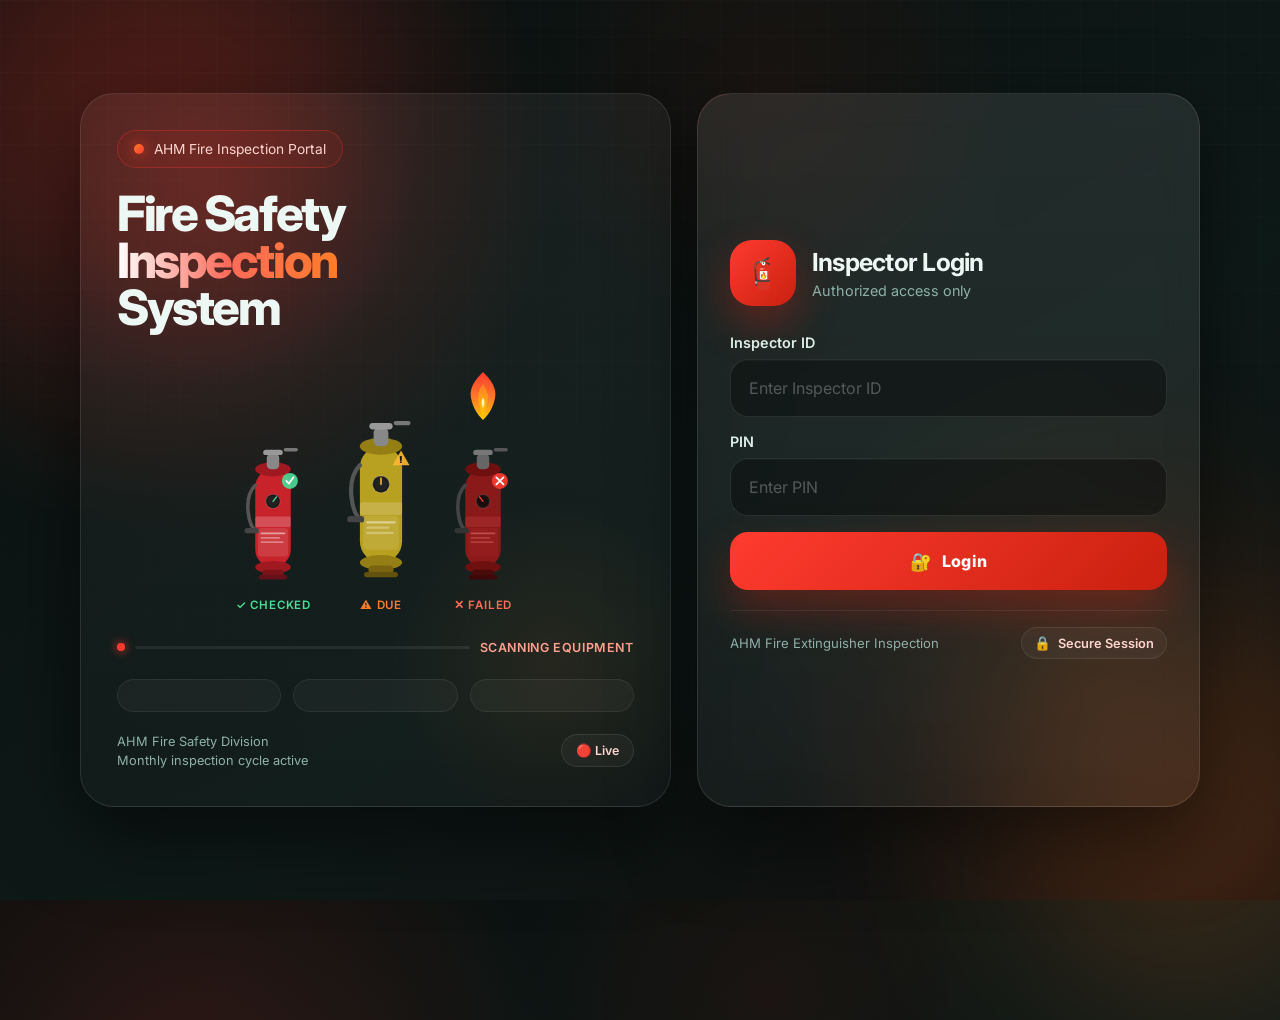
<file: index.html>
<!DOCTYPE html>
<html lang="en">
<head>
  <meta charset="UTF-8">
  <meta name="viewport" content="width=device-width,initial-scale=1">
  <title>AHM Fire Inspection Dashboard</title>
  <link rel="preconnect" href="https://fonts.googleapis.com">
  <link rel="preconnect" href="https://fonts.gstatic.com" crossorigin>
  <link href="https://fonts.googleapis.com/css2?family=Instrument+Sans:wght@400;500;600;700&family=DM+Sans:opsz,wght@9..40,300;9..40,400;9..40,500;9..40,600&family=JetBrains+Mono:wght@400;500&display=swap" rel="stylesheet">
  <style>

  /* ═══════════════════════════════════════════════════════
     PREMIUM DARK DASHBOARD
     Depth through layering, not effects.
     Typography-first. Purposeful color. Zero lag.
  ═══════════════════════════════════════════════════════ */

  :root {
    /* ─ surfaces ─ */
    --bg:        #07090f;
    --s0:        #0c101a;   /* card base */
    --s1:        #111827;   /* card hover / inner */
    --s2:        #162035;   /* input bg */
    --s3:        #1a2844;   /* active element */

    /* ─ borders ─ */
    --b0:        #141e30;
    --b1:        #1c2d47;
    --b2:        #243656;

    /* ─ text ─ */
    --t0:        #f1f5fb;
    --t1:        #8da3c0;
    --t2:        #4a6180;
    --t3:        #2d3f58;

    /* ─ brand ─ */
    --amber:     #f97316;
    --amber-d:   #c2530a;
    --amber-l:   #fbbf24;
    --amber-s:   rgba(249,115,22,.1);
    --amber-b:   rgba(249,115,22,.2);

    /* ─ status ─ */
    --green:     #22d3a0;
    --green-bg:  rgba(34,211,160,.08);
    --green-bd:  rgba(34,211,160,.18);

    --gold:      #eab308;
    --gold-bg:   rgba(234,179,8,.08);
    --gold-bd:   rgba(234,179,8,.18);

    --red:       #f43f5e;
    --red-bg:    rgba(244,63,94,.08);
    --red-bd:    rgba(244,63,94,.18);

    --indigo:    #818cf8;
    --indigo-bg: rgba(129,140,248,.08);
    --indigo-bd: rgba(129,140,248,.18);

    /* ─ system ─ */
    --radius:    12px;
    --radius-s:  8px;
    --radius-xs: 6px;
    --shadow-sm: 0 1px 2px rgba(0,0,0,.4);
    --shadow:    0 1px 3px rgba(0,0,0,.5), 0 6px 24px rgba(0,0,0,.3);
    --shadow-lg: 0 2px 8px rgba(0,0,0,.6), 0 16px 48px rgba(0,0,0,.4);
  }

  *, *::before, *::after { box-sizing: border-box; margin: 0; padding: 0; }
  html { scroll-behavior: smooth; color-scheme: dark; }

  body {
    font-family: 'DM Sans', system-ui, sans-serif;
    background: var(--bg);
    color: var(--t0);
    min-height: 100vh;
    font-size: 13.5px;
    line-height: 1.55;
    -webkit-font-smoothing: antialiased;
    -moz-osx-font-smoothing: grayscale;
  }

  /* ─ ambient background mesh ─ */
  body::before {
    content: "";
    position: fixed; inset: 0; z-index: 0; pointer-events: none;
    background:
      radial-gradient(ellipse 80% 40% at 0% 0%,   rgba(249,115,22,.055) 0%, transparent 55%),
      radial-gradient(ellipse 60% 50% at 100% 100%, rgba(129,140,248,.04) 0%, transparent 55%),
      radial-gradient(ellipse 40% 60% at 50% 50%,  rgba(34,211,160,.02)  0%, transparent 60%);
  }

  /* ─ grid overlay ─ */
  .grid-overlay {
    position: fixed; inset: 0; z-index: 0; pointer-events: none;
    background-image: radial-gradient(rgba(255,255,255,.028) 1px, transparent 1px);
    background-size: 28px 28px;
    mask-image: linear-gradient(to bottom, rgba(0,0,0,.45) 0%, transparent 55%);
  }

  .container {
    position: relative; z-index: 1;
    max-width: 1480px; margin: 0 auto;
    padding: 16px 16px 72px;
  }

  /* ═══════════════════════════════════
     LOADING
  ═══════════════════════════════════ */
  #loadingOverlay {
    position: fixed; inset: 0; z-index: 9000;
    background: var(--bg);
    display: flex; flex-direction: column;
    align-items: center; justify-content: center; gap: 14px;
    transition: opacity .35s ease, visibility .35s ease;
  }
  #loadingOverlay.hidden { opacity: 0; visibility: hidden; pointer-events: none; }

  .loader-ring {
    width: 38px; height: 38px; border-radius: 50%;
    border: 2px solid var(--b1);
    border-top-color: var(--amber);
    animation: spin .65s linear infinite;
  }
  @keyframes spin { to { transform: rotate(360deg); } }

  .loader-text {
    font-size: .72rem; font-weight: 600; color: var(--t2);
    letter-spacing: .12em; text-transform: uppercase;
  }

  /* ═══════════════════════════════════
     SKELETON
  ═══════════════════════════════════ */
  @keyframes shimmer {
    0%   { background-position: 200% 0; }
    100% { background-position: -200% 0; }
  }
  .skeleton-row td { padding: 12px 16px; }
  .skeleton-cell {
    height: 11px; border-radius: 3px;
    background: linear-gradient(90deg,
      rgba(255,255,255,.03) 25%, rgba(255,255,255,.07) 50%, rgba(255,255,255,.03) 75%);
    background-size: 200% 100%;
    animation: shimmer 1.8s ease-in-out infinite;
  }

  /* ═══════════════════════════════════
     HERO BAR
  ═══════════════════════════════════ */
  .hero {
    display: flex; align-items: center; justify-content: space-between;
    gap: 14px; flex-wrap: wrap;
    padding: 14px 20px;
    margin-bottom: 12px;
    background: var(--s0);
    border: 1px solid var(--b0);
    border-radius: var(--radius);
    box-shadow: var(--shadow);
    position: relative;
  }

  /* amber left rule */
  .hero::after {
    content: "";
    position: absolute; left: 0; top: 14px; bottom: 14px; width: 2px;
    background: linear-gradient(180deg, var(--amber-l), var(--amber), var(--amber-d));
    border-radius: 0 2px 2px 0;
    box-shadow: 0 0 10px rgba(249,115,22,.3);
  }

  .brand { display: flex; align-items: center; gap: 14px; padding-left: 10px; }

  .logo {
    width: 42px; height: 42px; flex: 0 0 auto; border-radius: 10px;
    display: grid; place-items: center; font-size: 1.25rem;
    background: linear-gradient(145deg, #fc8736 0%, #c2410c 100%);
    box-shadow:
      0 0 0 1px rgba(249,115,22,.25),
      0 4px 16px rgba(194,65,12,.4),
      inset 0 1px 0 rgba(255,255,255,.18);
  }

  .brand-text h1 {
    font-family: 'Instrument Sans', sans-serif;
    font-size: .95rem; font-weight: 700; letter-spacing: -.015em; color: var(--t0);
  }
  .brand-text p { font-size: .73rem; color: var(--t2); margin-top: 1px; font-weight: 400; }

  .actions { display: flex; align-items: center; gap: 8px; flex-wrap: wrap; }

  #userChip.tag {
    display: inline-flex; align-items: center; gap: 6px;
    padding: 5px 12px; border-radius: 999px;
    background: var(--s1); border: 1px solid var(--b0);
    font-size: .73rem; font-weight: 600; color: var(--t1); letter-spacing: .01em;
  }
  #userChip.tag::before {
    content: ""; width: 5px; height: 5px; border-radius: 50%;
    background: var(--green); box-shadow: 0 0 6px var(--green);
    animation: blink 2.4s ease-in-out infinite;
  }
  @keyframes blink { 0%,100%{opacity:1} 50%{opacity:.25} }

  /* ─ buttons ─ */
  .btn {
    display: inline-flex; align-items: center; gap: 6px;
    padding: 6px 14px; border-radius: var(--radius-s);
    font-family: inherit; font-weight: 600; font-size: .78rem; line-height: 1;
    cursor: pointer; border: none; text-decoration: none;
    transition: background .12s, box-shadow .12s, opacity .12s;
    white-space: nowrap;
  }
  .btn:active { opacity: .7; }

  .btn.secondary {
    background: var(--s1); border: 1px solid var(--b0);
    color: var(--t1);
  }
  .btn.secondary:hover { background: var(--s2); color: var(--t0); border-color: var(--b1); }

  .btn.good {
    background: var(--green-bg); border: 1px solid var(--green-bd); color: var(--green);
  }
  .btn.good:hover { background: rgba(34,211,160,.13); }

  .btn.primary {
    background: var(--amber); color: #fff; font-weight: 700;
    box-shadow: 0 2px 8px rgba(249,115,22,.35);
  }
  .btn.primary:hover { box-shadow: 0 4px 16px rgba(249,115,22,.45); }

  .notice {
    display: flex; align-items: center; gap: 8px;
    padding: 10px 14px; border-radius: var(--radius-s);
    border: 1px solid var(--red-bd); background: var(--red-bg);
    color: #fda4af; font-size: .82rem; margin-bottom: 10px;
  }
  .notice::before { content: "⚠"; }
  .notice.hidden { display: none; }

  /* ═══════════════════════════════════
     CARDS — three levels of depth
  ═══════════════════════════════════ */
  .card {
    background: var(--s0);
    border: 1px solid var(--b0);
    border-radius: var(--radius);
    box-shadow: var(--shadow);
    position: relative;
  }

  /* subtle inner highlight */
  .card::before {
    content: "";
    position: absolute; inset: 0; border-radius: var(--radius);
    background: linear-gradient(160deg,
      rgba(255,255,255,.022) 0%,
      transparent 50%);
    pointer-events: none;
  }

  .card:hover { border-color: var(--b1); }

  .panel { padding: 16px 20px; }

  .topbar { display: flex; align-items: flex-start; justify-content: space-between; gap: 12px; flex-wrap: wrap; }
  .section-title { display: flex; align-items: center; gap: 10px; flex-wrap: wrap; }

  .section-title h2 {
    font-family: 'Instrument Sans', sans-serif;
    font-size: .85rem; font-weight: 700; letter-spacing: -.01em; color: var(--t0);
  }
  .section-title .small {
    font-size: .7rem; color: var(--t1); font-weight: 500;
    background: var(--s1); padding: 2px 9px; border-radius: 999px; border: 1px solid var(--b0);
  }

  /* ─ filter bar ─ */
  .searchbar { display: flex; align-items: center; gap: 8px; flex-wrap: wrap; margin-top: 12px; }

  .searchbar input,
  .searchbar select {
    height: 34px; border-radius: var(--radius-s);
    border: 1px solid var(--b0);
    background: var(--s2);
    color: var(--t0);
    font-family: inherit; font-size: .78rem;
    padding: 0 11px; outline: none;
    transition: border-color .12s, box-shadow .12s;
    appearance: none; -webkit-appearance: none;
  }
  .searchbar select {
    background-image: url("data:image/svg+xml,%3Csvg xmlns='http://www.w3.org/2000/svg' width='10' height='6'%3E%3Cpath d='M0 0l5 6 5-6z' fill='%234a6180'/%3E%3C/svg%3E");
    background-repeat: no-repeat; background-position: right 10px center; padding-right: 28px;
  }
  .searchbar input[type=month] { min-width: 145px; }
  .searchbar select            { min-width: 152px; }
  .searchbar input[type=text]  { min-width: 220px; flex: 1; }

  .searchbar input::placeholder { color: var(--t2); }
  .searchbar input:focus,
  .searchbar select:focus {
    border-color: rgba(249,115,22,.5);
    box-shadow: 0 0 0 3px rgba(249,115,22,.07);
    background: var(--s3);
  }
  .searchbar select option { background: #111827; }

  .searchbar button {
    height: 34px; padding: 0 13px; border-radius: var(--radius-s); cursor: pointer;
    font-family: inherit; font-weight: 600; font-size: .76rem;
    border: 1px solid var(--b0); background: var(--s1);
    color: var(--t1); transition: .12s; white-space: nowrap;
  }
  .searchbar button:hover { background: var(--s2); color: var(--t0); border-color: var(--b1); }

  .filter-active-badge {
    display: none; align-items: center; gap: 4px;
    padding: 3px 9px; border-radius: 999px;
    background: var(--amber-s); border: 1px solid var(--amber-b);
    font-size: .68rem; font-weight: 700; color: var(--amber); letter-spacing: .06em; text-transform: uppercase;
  }
  .filter-active-badge.show { display: inline-flex; }

  /* ═══════════════════════════════════
     GRID SYSTEM
  ═══════════════════════════════════ */
  .grid { display: grid; gap: 10px; }
  .grid-4 { grid-template-columns: repeat(4, 1fr); }
  .grid-2 { grid-template-columns: repeat(2, 1fr); }

  /* ═══════════════════════════════════
     KPI CARDS
  ═══════════════════════════════════ */
  .kpi {
    padding: 20px 18px 16px;
    position: relative; overflow: hidden;
  }

  /* large decorative number watermark */
  .kpi::after {
    content: attr(data-watermark);
    position: absolute; right: -8px; bottom: -12px;
    font-family: 'Instrument Sans', sans-serif;
    font-size: 5rem; font-weight: 800; line-height: 1;
    opacity: .03; pointer-events: none; user-select: none;
    color: currentColor;
  }

  /* top accent strip */
  .kpi[data-type=total]   { border-top: 2px solid var(--indigo); }
  .kpi[data-type=done]    { border-top: 2px solid var(--green); }
  .kpi[data-type=pending] { border-top: 2px solid var(--gold); }
  .kpi[data-type=failed]  { border-top: 2px solid var(--red); }

  .kpi-icon {
    width: 34px; height: 34px; border-radius: var(--radius-s);
    display: grid; place-items: center; font-size: .95rem;
    margin-bottom: 16px;
  }
  .kpi[data-type=total]   .kpi-icon { background: var(--indigo-bg); border: 1px solid var(--indigo-bd); }
  .kpi[data-type=done]    .kpi-icon { background: var(--green-bg);  border: 1px solid var(--green-bd); }
  .kpi[data-type=pending] .kpi-icon { background: var(--gold-bg);   border: 1px solid var(--gold-bd); }
  .kpi[data-type=failed]  .kpi-icon { background: var(--red-bg);    border: 1px solid var(--red-bd); }

  .kpi .label {
    font-size: .65rem; font-weight: 600; text-transform: uppercase;
    letter-spacing: .1em; color: var(--t2); margin-bottom: 8px;
  }

  .kpi .value {
    font-family: 'Instrument Sans', sans-serif;
    font-size: 2.4rem; font-weight: 700; letter-spacing: -.04em; line-height: 1;
    font-variant-numeric: tabular-nums;
  }
  .kpi[data-type=total]   .value { color: var(--indigo); }
  .kpi[data-type=done]    .value { color: var(--green); }
  .kpi[data-type=pending] .value { color: var(--gold); }
  .kpi[data-type=failed]  .value { color: var(--red); }

  /* progress bar */
  .kpi-bar-wrap {
    margin-top: 16px; height: 2px; border-radius: 2px;
    background: rgba(255,255,255,.06); overflow: hidden;
  }
  .kpi-bar {
    height: 100%; border-radius: 2px; width: 0%;
    transition: width 1.1s cubic-bezier(.4,0,.2,1);
  }
  .kpi[data-type=total]   .kpi-bar { background: var(--indigo); }
  .kpi[data-type=done]    .kpi-bar { background: var(--green); }
  .kpi[data-type=pending] .kpi-bar { background: var(--gold); }
  .kpi[data-type=failed]  .kpi-bar { background: var(--red); }

  .kpi-pct {
    margin-top: 6px; font-size: .67rem; color: var(--t2); font-weight: 500;
    font-variant-numeric: tabular-nums;
  }

  /* ═══════════════════════════════════
     DIVIDER
  ═══════════════════════════════════ */
  .divider {
    height: 1px; background: var(--b0); margin: 14px -20px 0;
  }

  /* ═══════════════════════════════════
     TABLES
  ═══════════════════════════════════ */
  .table-wrap {
    overflow-x: auto; margin-top: 12px;
    border-radius: var(--radius-s);
    border: 1px solid var(--b0);
  }

  table { width: 100%; border-collapse: collapse; font-size: .8rem; }

  thead tr {
    background: rgba(12,16,26,.9);
    border-bottom: 1px solid var(--b0);
    position: sticky; top: 0; z-index: 5;
  }
  th {
    padding: 10px 16px; text-align: left;
    font-size: .63rem; font-weight: 700; text-transform: uppercase;
    letter-spacing: .09em; color: var(--t2);
    white-space: nowrap; user-select: none; cursor: pointer;
    transition: color .12s;
  }
  th:hover { color: var(--t1); }
  th.sort-asc::after  { content: " ↑"; color: var(--amber); }
  th.sort-desc::after { content: " ↓"; color: var(--amber); }

  td {
    padding: 10px 16px;
    border-bottom: 1px solid rgba(20,30,48,.8);
    color: var(--t0); vertical-align: middle;
  }
  tbody tr:last-child td { border-bottom: none; }

  tbody tr { transition: background .1s; cursor: default; }
  tbody tr:hover { background: rgba(17,24,39,.6); }

  tbody tr[data-status=completed]:hover { background: rgba(34,211,160,.04); }
  tbody tr[data-status=pending]:hover   { background: rgba(234,179,8,.04); }
  tbody tr[data-status=failed]          { background: rgba(244,63,94,.03); }
  tbody tr[data-status=failed]:hover    { background: rgba(244,63,94,.07); }
  tbody tr[data-status=failed] td:first-child {
    border-left: 2px solid var(--red); padding-left: 14px;
  }

  /* equipment ID */
  tbody td:first-child {
    font-family: 'JetBrains Mono', monospace;
    font-size: .71rem; color: var(--t1); letter-spacing: .02em;
  }

  /* date cells */
  tbody td:nth-child(6) {
    font-family: 'JetBrains Mono', monospace;
    font-size: .71rem; color: var(--t1);
  }

  /* ─ BADGES ─ */
  .badge {
    display: inline-flex; align-items: center; gap: 5px;
    padding: 3px 8px; border-radius: 5px;
    font-size: .68rem; font-weight: 700; text-transform: uppercase; letter-spacing: .07em;
    white-space: nowrap;
  }
  .badge-dot { width: 4px; height: 4px; border-radius: 50%; flex-shrink: 0; }

  .badge.completed, .badge.pass, .badge.ok {
    background: var(--green-bg); border: 1px solid var(--green-bd); color: var(--green);
  }
  .badge.completed .badge-dot, .badge.pass .badge-dot, .badge.ok .badge-dot {
    background: var(--green); animation: blink 2.2s ease-in-out infinite;
  }

  .badge.pending, .badge.due {
    background: var(--gold-bg); border: 1px solid var(--gold-bd); color: var(--gold);
  }
  .badge.pending .badge-dot, .badge.due .badge-dot {
    background: var(--gold); animation: blink 1.6s ease-in-out infinite;
  }

  .badge.failed, .badge.fail {
    background: var(--red-bg); border: 1px solid var(--red-bd); color: var(--red);
  }
  .badge.failed .badge-dot, .badge.fail .badge-dot {
    background: var(--red); animation: blink 1s ease-in-out infinite;
  }

  /* empty state */
  .empty-row td {
    text-align: center; padding: 52px; color: var(--t3);
    font-size: .82rem; pointer-events: none;
  }
  .empty-row td::before {
    content: "🧯"; display: block; font-size: 1.8rem; margin-bottom: 10px; opacity: .15;
  }

  /* dept mini bar */
  .dept-bar-cell { min-width: 90px; }
  .dept-mini-bar { height: 2px; border-radius: 2px; background: rgba(255,255,255,.05); overflow: hidden; margin-top: 5px; }
  .dept-mini-fill { height: 100%; border-radius: 2px; transition: width .6s ease; }
  .dept-mini-fill.ok   { background: var(--green); }
  .dept-mini-fill.pend { background: var(--gold); }
  .dept-mini-fill.fail { background: var(--red); }

  /* ═══════════════════════════════════
     TOAST
  ═══════════════════════════════════ */
  #toastContainer {
    position: fixed; bottom: 20px; right: 20px; z-index: 9999;
    display: flex; flex-direction: column; gap: 8px; pointer-events: none;
  }
  .toast {
    display: flex; align-items: center; gap: 9px;
    padding: 10px 16px; border-radius: 10px;
    background: var(--s1); border: 1px solid var(--b1);
    box-shadow: var(--shadow-lg);
    font-size: .79rem; font-weight: 500; color: var(--t0);
    pointer-events: auto; max-width: 300px;
    animation: toast-up .18s ease-out;
  }
  @keyframes toast-up {
    from { transform: translateY(8px); opacity: 0; }
    to   { transform: none; opacity: 1; }
  }
  .toast.ok   { border-color: var(--green-bd); }
  .toast.warn { border-color: var(--gold-bd); }
  .toast.err  { border-color: var(--red-bd); }
  .toast-icon { font-size: .9rem; flex-shrink: 0; }

  /* ═══════════════════════════════════
     LAST UPDATED
  ═══════════════════════════════════ */
  .last-updated-bar {
    display: flex; align-items: center; gap: 6px;
    font-size: .71rem; color: var(--t2);
  }
  .last-updated-bar span { color: var(--t1); font-weight: 500; }

  mark.hl { background: rgba(249,115,22,.18); color: var(--amber-l); border-radius: 2px; padding: 0 1px; }

  /* ═══════════════════════════════════
     SCROLLBAR
  ═══════════════════════════════════ */
  ::-webkit-scrollbar { width: 4px; height: 4px; }
  ::-webkit-scrollbar-track { background: transparent; }
  ::-webkit-scrollbar-thumb { background: var(--b1); border-radius: 2px; }
  ::-webkit-scrollbar-thumb:hover { background: var(--b2); }

  /* ═══════════════════════════════════
     SECTION LABEL CHIP
  ═══════════════════════════════════ */
  .section-chip {
    display: inline-flex; align-items: center; gap: 6px;
    font-size: .63rem; font-weight: 700; text-transform: uppercase; letter-spacing: .1em;
    color: var(--t2); margin-bottom: 6px;
  }
  .section-chip::before {
    content: ""; width: 12px; height: 1px; background: var(--b2);
  }
  .section-chip::after {
    content: ""; width: 12px; height: 1px; background: var(--b2);
  }

  /* ═══════════════════════════════════
     RESPONSIVE
  ═══════════════════════════════════ */
  @media (max-width: 1100px) { .grid-4 { grid-template-columns: repeat(2, 1fr); } }
  @media (max-width: 740px) {
    .container { padding: 10px 10px 52px; }
    .grid-4, .grid-2 { grid-template-columns: 1fr; }
    .hero { flex-direction: column; align-items: flex-start; }
    .topbar { flex-direction: column; }
    .searchbar { flex-direction: column; align-items: stretch; }
    .searchbar input, .searchbar select { width: 100%; min-width: unset; }
  }
  </style>
</head>
<body>

<div id="loadingOverlay">
  <div class="loader-ring"></div>
  <div class="loader-text">Loading…</div>
</div>

<div id="toastContainer"></div>
<div class="grid-overlay"></div>

<div class="container" id="dashboardPage">

  <!-- ══════════ HERO ══════════ -->
  <div class="hero">
    <div class="brand">
      <div class="logo">🧯</div>
      <div class="brand-text">
        <h1>AHM Fire Extinguisher Dashboard</h1>
        <p>Monthly inspection tracking and status monitoring</p>
      </div>
    </div>
    <div class="actions">
      <div class="last-updated-bar" id="lastUpdatedBar" style="display:none">
        Updated <span id="lastUpdatedTime">—</span>
      </div>
      <div id="userChip" class="tag">Not logged in</div>
      <a class="btn secondary" href="login.html">Login</a>
      <button class="btn secondary" data-logout type="button">Logout</button>
    </div>
  </div>

  <div id="dashNotice" class="notice hidden"></div>

  <!-- ══════════ FILTER PANEL ══════════ -->
  <div class="card panel">
    <div class="topbar">
      <div class="section-title">
        <h2>Filters</h2>
        <span class="filter-active-badge" id="filterActiveBadge">Filtered</span>
      </div>
      <div class="searchbar">
        <input id="monthFilter" type="month">
        <select id="statusFilter">
          <option value="all">All Items</option>
          <option value="pending">Pending</option>
          <option value="completed">Completed</option>
          <option value="failed">Failed</option>
        </select>
        <select id="departmentFilter">
          <option value="">All Departments</option>
        </select>
        <input id="searchFilter" type="text" placeholder="Search equipment, location, remarks…">
        <button id="refreshBtn" type="button">↺ Refresh</button>
        <button id="exportBtn" type="button" class="btn good">⬇ Export CSV</button>
        <a class="btn secondary" href="inspect.html?id=AHM/HSE/FEX/001">Open Sample Form</a>
      </div>
    </div>
  </div>

  <!-- ══════════ KPI ROW ══════════ -->
  <div class="grid grid-4" style="margin-top:10px">

    <div class="card kpi" data-type="total" data-watermark="">
      <div class="kpi-icon">📊</div>
      <div class="label">Total Equipment</div>
      <div id="kpiTotal" class="value">—</div>
      <div class="kpi-bar-wrap"><div class="kpi-bar" id="kpiTotalBar" style="width:100%"></div></div>
      <div class="kpi-pct" id="kpiTotalPct"></div>
    </div>

    <div class="card kpi" data-type="done" data-watermark="">
      <div class="kpi-icon">✅</div>
      <div class="label">Completed This Month</div>
      <div id="kpiChecked" class="value">—</div>
      <div class="kpi-bar-wrap"><div class="kpi-bar" id="kpiCheckedBar"></div></div>
      <div class="kpi-pct" id="kpiCheckedPct"></div>
    </div>

    <div class="card kpi" data-type="pending" data-watermark="">
      <div class="kpi-icon">⏳</div>
      <div class="label">Pending This Month</div>
      <div id="kpiPending" class="value">—</div>
      <div class="kpi-bar-wrap"><div class="kpi-bar" id="kpiPendingBar"></div></div>
      <div class="kpi-pct" id="kpiPendingPct"></div>
    </div>

    <div class="card kpi" data-type="failed" data-watermark="">
      <div class="kpi-icon">🚨</div>
      <div class="label">Failed This Month</div>
      <div id="kpiFailed" class="value">—</div>
      <div class="kpi-bar-wrap"><div class="kpi-bar" id="kpiFailedBar"></div></div>
      <div class="kpi-pct" id="kpiFailedPct"></div>
    </div>

  </div>

  <!-- ══════════ EQUIPMENT TABLE ══════════ -->
  <div class="card panel" style="margin-top:10px">
    <div class="topbar">
      <div class="section-title">
        <h2>Equipment Status List</h2>
        <span class="small">Records: <strong id="recordCount">0</strong></span>
      </div>
    </div>
    <div class="table-wrap">
      <table>
        <thead>
          <tr>
            <th>Equipment ID</th>
            <th>Location</th>
            <th>Department</th>
            <th>Type</th>
            <th>Status</th>
            <th>Inspection Date</th>
            <th>Inspector</th>
            <th>Final Status</th>
            <th>Remarks</th>
          </tr>
        </thead>
        <tbody id="equipmentTableBody">
          <tr class="skeleton-row"><td><div class="skeleton-cell" style="width:80%"></div></td><td><div class="skeleton-cell" style="width:70%"></div></td><td><div class="skeleton-cell" style="width:60%"></div></td><td><div class="skeleton-cell" style="width:50%"></div></td><td><div class="skeleton-cell" style="width:55%"></div></td><td><div class="skeleton-cell" style="width:65%"></div></td><td><div class="skeleton-cell" style="width:60%"></div></td><td><div class="skeleton-cell" style="width:55%"></div></td><td><div class="skeleton-cell" style="width:80%"></div></td></tr>
          <tr class="skeleton-row"><td><div class="skeleton-cell" style="width:75%"></div></td><td><div class="skeleton-cell" style="width:65%"></div></td><td><div class="skeleton-cell" style="width:55%"></div></td><td><div class="skeleton-cell" style="width:45%"></div></td><td><div class="skeleton-cell" style="width:50%"></div></td><td><div class="skeleton-cell" style="width:60%"></div></td><td><div class="skeleton-cell" style="width:55%"></div></td><td><div class="skeleton-cell" style="width:50%"></div></td><td><div class="skeleton-cell" style="width:75%"></div></td></tr>
          <tr class="skeleton-row"><td><div class="skeleton-cell" style="width:85%"></div></td><td><div class="skeleton-cell" style="width:72%"></div></td><td><div class="skeleton-cell" style="width:62%"></div></td><td><div class="skeleton-cell" style="width:48%"></div></td><td><div class="skeleton-cell" style="width:52%"></div></td><td><div class="skeleton-cell" style="width:68%"></div></td><td><div class="skeleton-cell" style="width:58%"></div></td><td><div class="skeleton-cell" style="width:54%"></div></td><td><div class="skeleton-cell" style="width:82%"></div></td></tr>
        </tbody>
      </table>
    </div>
  </div>

  <!-- ══════════ BOTTOM GRID ══════════ -->
  <div class="grid grid-2" style="margin-top:10px">

    <div class="card panel">
      <div class="section-title"><h2>Department Summary</h2></div>
      <div class="table-wrap">
        <table>
          <thead>
            <tr>
              <th>Department</th><th>Total</th><th>Completed</th><th>Pending</th><th>Failed</th>
            </tr>
          </thead>
          <tbody id="deptTable">
            <tr class="skeleton-row"><td><div class="skeleton-cell" style="width:80%"></div></td><td><div class="skeleton-cell" style="width:40%"></div></td><td><div class="skeleton-cell" style="width:40%"></div></td><td><div class="skeleton-cell" style="width:40%"></div></td><td><div class="skeleton-cell" style="width:40%"></div></td></tr>
            <tr class="skeleton-row"><td><div class="skeleton-cell" style="width:70%"></div></td><td><div class="skeleton-cell" style="width:40%"></div></td><td><div class="skeleton-cell" style="width:40%"></div></td><td><div class="skeleton-cell" style="width:40%"></div></td><td><div class="skeleton-cell" style="width:40%"></div></td></tr>
          </tbody>
        </table>
      </div>
    </div>

    <div class="card panel">
      <div class="section-title"><h2>Recent Inspections</h2></div>
      <div class="table-wrap">
        <table>
          <thead>
            <tr>
              <th>Date</th><th>Equipment ID</th><th>Location</th><th>Department</th><th>Inspector</th><th>Final Status</th><th>Remarks</th>
            </tr>
          </thead>
          <tbody id="recentTable">
            <tr class="skeleton-row"><td><div class="skeleton-cell" style="width:70%"></div></td><td><div class="skeleton-cell" style="width:75%"></div></td><td><div class="skeleton-cell" style="width:60%"></div></td><td><div class="skeleton-cell" style="width:65%"></div></td><td><div class="skeleton-cell" style="width:55%"></div></td><td><div class="skeleton-cell" style="width:50%"></div></td><td><div class="skeleton-cell" style="width:80%"></div></td></tr>
            <tr class="skeleton-row"><td><div class="skeleton-cell" style="width:65%"></div></td><td><div class="skeleton-cell" style="width:70%"></div></td><td><div class="skeleton-cell" style="width:55%"></div></td><td><div class="skeleton-cell" style="width:60%"></div></td><td><div class="skeleton-cell" style="width:50%"></div></td><td><div class="skeleton-cell" style="width:48%"></div></td><td><div class="skeleton-cell" style="width:75%"></div></td></tr>
          </tbody>
        </table>
      </div>
    </div>

  </div>
</div>

<!-- ══════════════════════════════════════════
     ENHANCEMENT LAYER — IDs/classes/data-* UNCHANGED
══════════════════════════════════════════════ -->
<script>
/* badge */
window.makeBadge = function(statusText) {
  if (!statusText) return '—';
  const s = String(statusText).trim().toLowerCase();
  const map = {
    completed:'completed',complete:'completed',pass:'pass',ok:'ok',done:'completed',
    pending:'pending',due:'pending',scheduled:'pending',
    failed:'failed',fail:'fail',overdue:'failed',reject:'failed'
  };
  const cls = map[s] || '';
  if (!cls) return `<span style="color:var(--t1)">${statusText}</span>`;
  return `<span class="badge ${cls}"><span class="badge-dot"></span>${statusText}</span>`;
};

/* toast */
window.showToast = function(msg, type='ok', duration=3200) {
  const icons = {ok:'✅',warn:'⚠️',err:'🚨',info:'ℹ️'};
  const el = document.createElement('div');
  el.className = `toast ${type}`;
  el.innerHTML = `<span class="toast-icon">${icons[type]||'ℹ️'}</span><span>${msg}</span>`;
  document.getElementById('toastContainer').appendChild(el);
  setTimeout(() => {
    el.style.transition = '.18s ease';
    el.style.opacity = '0';
    el.style.transform = 'translateY(6px)';
    setTimeout(() => el.remove(), 200);
  }, duration);
};

/* KPI bars + watermark */
window.updateKPIBars = function() {
  const total   = parseInt(document.getElementById('kpiTotal')?.textContent)   || 0;
  const checked = parseInt(document.getElementById('kpiChecked')?.textContent) || 0;
  const pending = parseInt(document.getElementById('kpiPending')?.textContent) || 0;
  const failed  = parseInt(document.getElementById('kpiFailed')?.textContent)  || 0;
  if (!total) return;
  const pct = v => Math.round(v / total * 100);
  const set = (barId, pctId, val, kpiEl) => {
    const bar = document.getElementById(barId);
    const pEl = document.getElementById(pctId);
    if (bar) setTimeout(() => bar.style.width = pct(val) + '%', 80);
    if (pEl) pEl.textContent = pct(val) + '% of total';
    if (kpiEl) kpiEl.setAttribute('data-watermark', val);
  };
  const k = id => document.getElementById(id)?.closest('.kpi');
  set('kpiTotalBar',   'kpiTotalPct',   total,   k('kpiTotal'));
  set('kpiCheckedBar', 'kpiCheckedPct', checked, k('kpiChecked'));
  set('kpiPendingBar', 'kpiPendingPct', pending, k('kpiPending'));
  set('kpiFailedBar',  'kpiFailedPct',  failed,  k('kpiFailed'));
};

/* last updated */
window.stampLastUpdated = function() {
  const bar = document.getElementById('lastUpdatedBar');
  const t   = document.getElementById('lastUpdatedTime');
  if (bar && t) { bar.style.display = 'flex'; t.textContent = new Date().toLocaleTimeString([],{hour:'2-digit',minute:'2-digit'}); }
};

/* hide overlay */
window.hideLoadingOverlay = function() {
  const ov = document.getElementById('loadingOverlay');
  if (ov) ov.classList.add('hidden');
};

/* filter badge */
function checkFilterActive() {
  const badge  = document.getElementById('filterActiveBadge');
  const status = document.getElementById('statusFilter')?.value;
  const dept   = document.getElementById('departmentFilter')?.value;
  const search = document.getElementById('searchFilter')?.value?.trim();
  badge?.classList.toggle('show', !!(status && status !== 'all') || !!dept || !!search);
}
['monthFilter','statusFilter','departmentFilter','searchFilter'].forEach(id => {
  document.getElementById(id)?.addEventListener('input', checkFilterActive);
  document.getElementById(id)?.addEventListener('change', checkFilterActive);
});

/* KPI observers */
['kpiTotal','kpiChecked','kpiPending','kpiFailed'].forEach(id => {
  const el = document.getElementById(id);
  if (!el) return;
  new MutationObserver(() => { updateKPIBars(); stampLastUpdated(); })
    .observe(el, {childList:true, subtree:true, characterData:true});
});

/* equipment table observer */
const equipBody = document.getElementById('equipmentTableBody');
if (equipBody) {
  new MutationObserver(mutations => {
    mutations.forEach(m => {
      if (!m.addedNodes.length) return;
      equipBody.querySelectorAll('tr:not([data-enhanced])').forEach(row => {
        const tds = row.querySelectorAll('td');
        if (!tds.length || row.classList.contains('skeleton-row')) return;
        const statusTd = tds[4], finalTd = tds[7];
        const raw = (finalTd?.textContent || statusTd?.textContent || '').trim().toLowerCase();
        const cls = raw.includes('complete') || raw.includes('pass') ? 'completed'
                  : raw.includes('fail')     || raw.includes('overdue') ? 'failed'
                  : raw.includes('pending')  || raw.includes('due') ? 'pending' : '';
        if (cls) row.setAttribute('data-status', cls);
        if (statusTd && !statusTd.querySelector('.badge')) {
          const t = statusTd.textContent.trim(); if (t) statusTd.innerHTML = makeBadge(t);
        }
        if (finalTd && !finalTd.querySelector('.badge')) {
          const t = finalTd.textContent.trim(); if (t) finalTd.innerHTML = makeBadge(t);
        }
        row.setAttribute('data-enhanced','1');
      });
      hideLoadingOverlay(); stampLastUpdated();
    });
  }).observe(equipBody, {childList:true, subtree:true});
}

/* recent + dept observers */
['recentTable','deptTable'].forEach(tableId => {
  const tbody = document.getElementById(tableId);
  if (!tbody) return;
  new MutationObserver(() => {
    tbody.querySelectorAll('tr:not([data-enhanced])').forEach(row => {
      if (row.classList.contains('skeleton-row')) return;
      const tds = row.querySelectorAll('td');
      const idx = tableId === 'recentTable' ? 5 : -1;
      if (idx >= 0 && tds[idx] && !tds[idx].querySelector('.badge')) {
        const t = tds[idx].textContent.trim(); if (t) tds[idx].innerHTML = makeBadge(t);
      }
      row.setAttribute('data-enhanced','1');
    });
  }).observe(tbody, {childList:true});
});

/* auto-refresh */
setInterval(() => {
  const btn = document.getElementById('refreshBtn');
  if (btn) { btn.click(); showToast('Auto-refreshed', 'info', 2000); }
}, 60000);

/* keyboard */
document.addEventListener('keydown', e => {
  if (e.target.tagName === 'INPUT' || e.target.tagName === 'SELECT') return;
  if (e.key === 'r' || e.key === 'R') document.getElementById('refreshBtn')?.click();
  if (e.key === 'Escape') {
    const s = document.getElementById('searchFilter');
    if (s) { s.value=''; s.dispatchEvent(new Event('input')); checkFilterActive(); }
  }
});

/* refresh btn */
document.getElementById('refreshBtn')?.addEventListener('click', function() {
  this.textContent = '↺ Loading…'; this.disabled = true;
  setTimeout(() => {
    this.textContent = '↺ Refresh'; this.disabled = false;
    showToast('Data refreshed', 'ok', 2000); stampLastUpdated();
  }, 1200);
});

/* export btn */
document.getElementById('exportBtn')?.addEventListener('click', () =>
  showToast('Preparing CSV…', 'info', 2000));

/* failsafe */
setTimeout(hideLoadingOverlay, 8000);
</script>

<script src="assets/config.js"></script>
<script src="assets/app.js"></script>
</body>
</html>
</file>
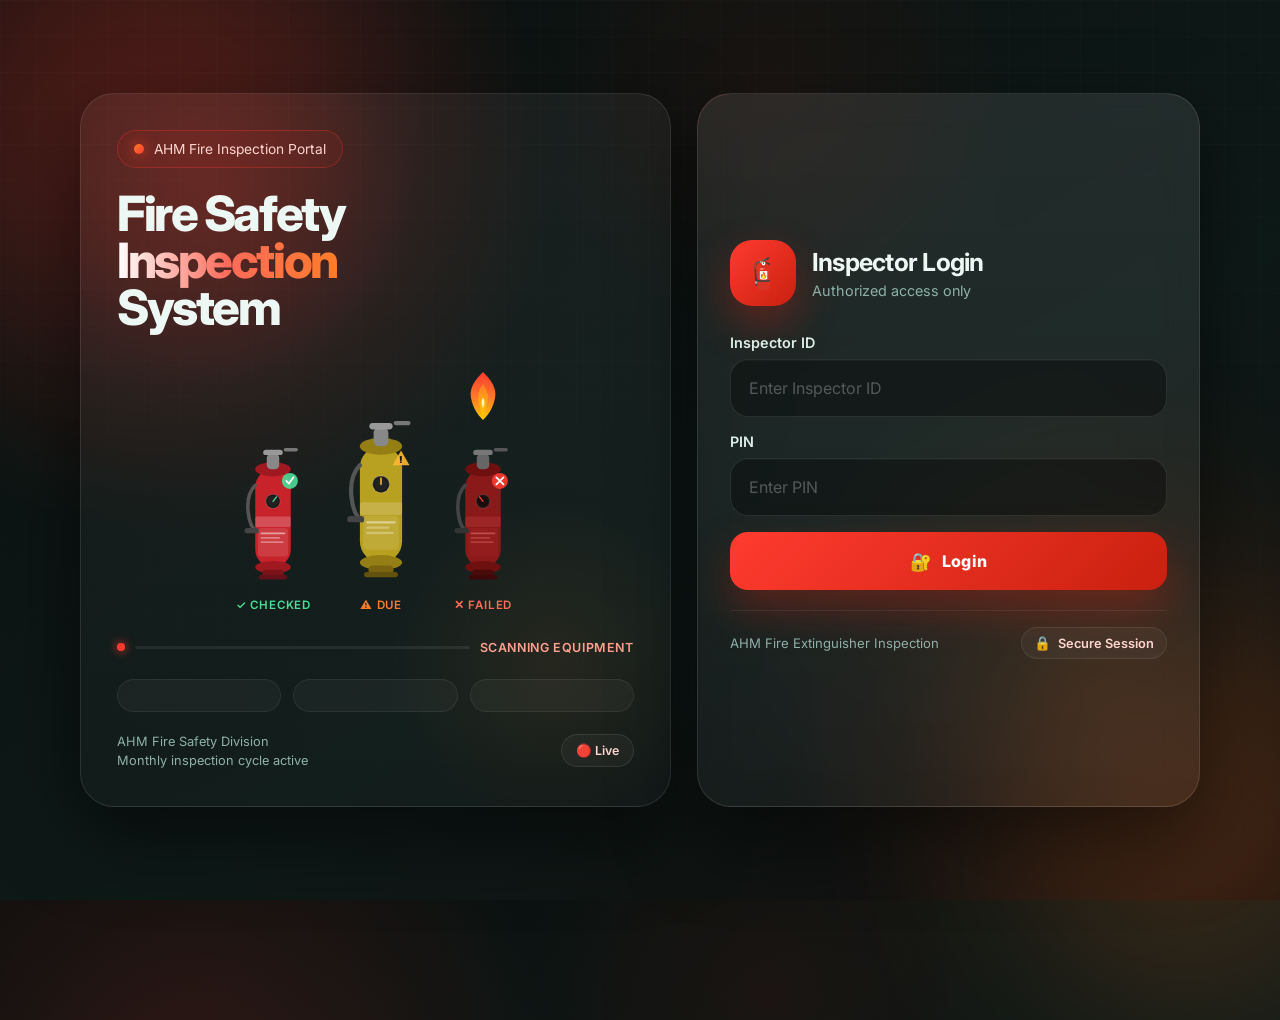
<file: index1.html>
<!DOCTYPE html>
<html lang="en">
<head>
  <meta charset="UTF-8">
  <meta name="viewport" content="width=device-width,initial-scale=1">
  <title>Inspection Dashboard</title>
  <link rel="preconnect" href="https://fonts.googleapis.com">
  <link rel="preconnect" href="https://fonts.gstatic.com" crossorigin>
  <link href="https://fonts.googleapis.com/css2?family=Inter:wght@400;500;600;700;800&display=swap" rel="stylesheet">
  <link rel="stylesheet" href="assets/styles.css">
</head>
<body>
  <div class="container" id="dashboardPage">
    <div class="hero">
      <div class="brand">
        <div class="logo">🧯</div>
        <div>
          <h1>AHM Fire Extinguisher Dashboard</h1>
          <p>Monthly inspection tracking and status monitoring</p>
        </div>
      </div>
      <div class="actions">
        <div id="userChip" class="tag">Not logged in</div>
        <a class="btn secondary" href="login.html">Login</a>
        <button class="btn secondary" data-logout type="button">Logout</button>
      </div>
    </div>

    <div id="dashNotice" class="notice hidden"></div>

    <div class="card panel">
      <div class="topbar">
        <div class="section-title"><h2>Dashboard Filters</h2></div>
        <div class="searchbar">
          <input id="monthFilter" type="month">
          <select id="statusFilter">
            <option value="all">All Items</option>
            <option value="pending">Pending Items</option>
            <option value="completed">Completed Items</option>
            <option value="failed">Failed Items</option>
          </select>
          <select id="departmentFilter">
            <option value="">All Departments</option>
          </select>
          <input id="searchFilter" type="text" placeholder="Search equipment / location / remarks">
          <button id="refreshBtn" type="button">Refresh</button>
          <button id="exportBtn" type="button" class="btn good">Download CSV</button>
          <a class="btn secondary" href="inspect.html?id=AHM/HSE/FEX/001">Open Sample Form</a>
        </div>
      </div>
    </div>

    <div class="grid grid-4" style="margin-top:16px">
      <div class="card kpi">
        <div class="label">Total Equipment</div>
        <div id="kpiTotal" class="value">-</div>
      </div>
      <div class="card kpi">
        <div class="label">Completed This Month</div>
        <div id="kpiChecked" class="value">-</div>
      </div>
      <div class="card kpi">
        <div class="label">Pending This Month</div>
        <div id="kpiPending" class="value">-</div>
      </div>
      <div class="card kpi">
        <div class="label">Failed This Month</div>
        <div id="kpiFailed" class="value">-</div>
      </div>
    </div>

    <div class="card panel" style="margin-top:16px">
      <div class="section-title">
        <h2>Equipment Status List</h2>
        <div class="small">Records: <strong id="recordCount">0</strong></div>
      </div>
      <div class="table-wrap">
        <table>
          <thead>
            <tr>
              <th>Equipment ID</th>
              <th>Location</th>
              <th>Department</th>
              <th>Type</th>
              <th>Status</th>
              <th>Inspection Date</th>
              <th>Inspector</th>
              <th>Final Status</th>
              <th>Remarks</th>
            </tr>
          </thead>
          <tbody id="equipmentTableBody"></tbody>
        </table>
      </div>
    </div>

    <div class="grid grid-2" style="margin-top:16px">
      <div class="card panel">
        <div class="section-title"><h2>Department Summary</h2></div>
        <div class="table-wrap">
          <table>
            <thead>
              <tr>
                <th>Department</th>
                <th>Total</th>
                <th>Completed</th>
                <th>Pending</th>
                <th>Failed</th>
              </tr>
            </thead>
            <tbody id="deptTable"></tbody>
          </table>
        </div>
      </div>

      <div class="card panel">
        <div class="section-title"><h2>Recent Inspections</h2></div>
        <div class="table-wrap">
          <table>
            <thead>
              <tr>
                <th>Date</th>
                <th>Equipment ID</th>
                <th>Location</th>
                <th>Department</th>
                <th>Inspector</th>
                <th>Final Status</th>
                <th>Remarks</th>
              </tr>
            </thead>
            <tbody id="recentTable"></tbody>
          </table>
        </div>
      </div>
    </div>
  </div>

  <script src="assets/config.js"></script>
  <script src="assets/app.js"></script>
</body>
</html>
</file>
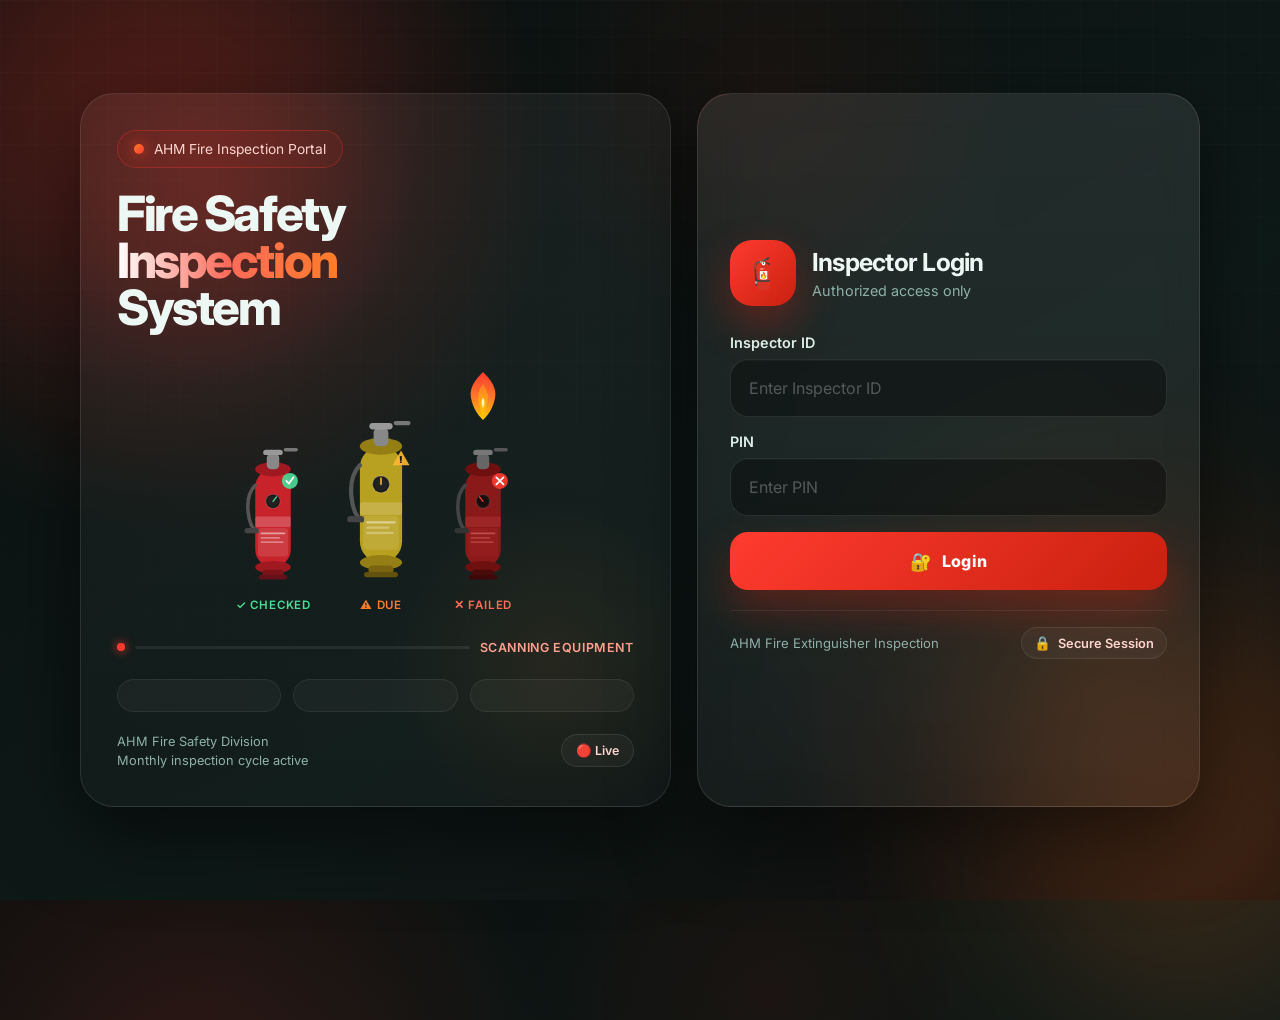
<file: index2.html>
<!DOCTYPE html>
<html lang="en">
<head>
  <meta charset="UTF-8">
  <meta name="viewport" content="width=device-width,initial-scale=1">
  <title>AHM Fire Inspection Dashboard</title>
  <link rel="preconnect" href="https://fonts.googleapis.com">
  <link rel="preconnect" href="https://fonts.gstatic.com" crossorigin>
  <link href="https://fonts.googleapis.com/css2?family=Inter:wght@400;500;600;700;800&display=swap" rel="stylesheet">
  <style>
  /* ══════════════════════════════════════════════════════
     DESIGN SYSTEM
     Background: Clean slate-dark (#0f1117) — professional,
     not too warm/red so status colours pop clearly.
     Status colours:
       Completed → emerald green  #22c55e
       Pending   → amber          #f59e0b
       Failed    → crimson        #ef4444
  ══════════════════════════════════════════════════════ */
  :root{
    --bg:         #0f1117;
    --bg2:        #13161f;
    --surface:    rgba(255,255,255,.055);
    --surface2:   rgba(255,255,255,.03);
    --line:       rgba(255,255,255,.09);
    --line2:      rgba(255,255,255,.05);
    --text:       #f1f5f9;
    --text2:      #94a3b8;
    --text3:      #475569;
    --accent:     #f97316;   /* orange — brand accent */
    --accent2:    #ea580c;
    --accent-g:   rgba(249,115,22,.12);

    /* ── status palette (vivid, distinct) ── */
    --c-ok:       #22c55e;
    --c-ok-bg:    rgba(34,197,94,.10);
    --c-ok-bdr:   rgba(34,197,94,.30);
    --c-ok-glow:  rgba(34,197,94,.20);

    --c-pend:     #f59e0b;
    --c-pend-bg:  rgba(245,158,11,.10);
    --c-pend-bdr: rgba(245,158,11,.30);
    --c-pend-glow:rgba(245,158,11,.20);

    --c-fail:     #ef4444;
    --c-fail-bg:  rgba(239,68,68,.10);
    --c-fail-bdr: rgba(239,68,68,.30);
    --c-fail-glow:rgba(239,68,68,.20);

    --c-total:    #818cf8;
    --c-total-bg: rgba(129,140,248,.10);

    --r:    18px;
    --r-sm: 12px;
    --shadow: 0 4px 24px rgba(0,0,0,.40), 0 1px 3px rgba(0,0,0,.30);
    --shadow-lg: 0 8px 40px rgba(0,0,0,.50);
  }

  *, *::before, *::after { box-sizing:border-box; }
  html { scroll-behavior:smooth; }
  html, body { margin:0; height:100%; }

  body {
    font-family: Inter, 'Segoe UI', sans-serif;
    font-size: 14px;
    color: var(--text);
    background: var(--bg);
    min-height: 100vh;
    line-height: 1.5;
    -webkit-font-smoothing: antialiased;
  }

  /* ── subtle top-of-page line ── */
  body::before {
    content:""; position:fixed; top:0; left:0; right:0; height:2px; z-index:999;
    background: linear-gradient(90deg, transparent 5%, var(--accent) 35%, #fbbf24 65%, transparent 95%);
    box-shadow: 0 0 12px rgba(249,115,22,.5);
  }

  /* ── background noise texture ── */
  body::after {
    content:""; position:fixed; inset:0; z-index:0; pointer-events:none;
    background-image:
      radial-gradient(circle at 20% 20%, rgba(249,115,22,.06) 0%, transparent 40%),
      radial-gradient(circle at 80% 80%, rgba(129,140,248,.05) 0%, transparent 40%);
  }

  /* ── dot grid ── */
  .grid-overlay {
    position:fixed; inset:0; z-index:0; pointer-events:none;
    background-image: radial-gradient(rgba(255,255,255,.06) 1px, transparent 1px);
    background-size: 28px 28px;
    mask-image: linear-gradient(to bottom, rgba(0,0,0,.5) 0%, rgba(0,0,0,.05) 100%);
  }

  .container {
    position:relative; z-index:1;
    max-width:1420px; margin:0 auto;
    padding:20px 20px 60px;
  }

  /* ══════════════════════════════════════
     LOADING OVERLAY — shown while data loads
  ══════════════════════════════════════ */
  #loadingOverlay {
    position:fixed; inset:0; z-index:9000;
    background: var(--bg);
    display:flex; flex-direction:column;
    align-items:center; justify-content:center; gap:18px;
    transition: opacity .4s ease, visibility .4s ease;
  }
  #loadingOverlay.hidden {
    opacity:0; visibility:hidden; pointer-events:none;
  }
  .loader-ring {
    width:52px; height:52px; border-radius:50%;
    border:3px solid var(--line);
    border-top-color: var(--accent);
    animation: spin .8s linear infinite;
  }
  @keyframes spin { to { transform:rotate(360deg); } }
  .loader-text {
    font-size:.85rem; font-weight:600; color:var(--text2);
    letter-spacing:.05em; text-transform:uppercase;
  }

  /* ══════════════════════════════════════
     SKELETON LOADER
  ══════════════════════════════════════ */
  .skeleton {
    background: linear-gradient(90deg,
      rgba(255,255,255,.05) 25%,
      rgba(255,255,255,.09) 50%,
      rgba(255,255,255,.05) 75%);
    background-size:200% 100%;
    animation: shimmer 1.6s ease-in-out infinite;
    border-radius:6px;
  }
  @keyframes shimmer {
    0%  { background-position:200% 0; }
    100%{ background-position:-200% 0; }
  }
  .skeleton-row td {
    padding:14px 14px;
    pointer-events:none;
  }
  .skeleton-cell {
    height:14px; border-radius:4px;
    background:linear-gradient(90deg,
      rgba(255,255,255,.06) 25%,
      rgba(255,255,255,.10) 50%,
      rgba(255,255,255,.06) 75%);
    background-size:200% 100%;
    animation:shimmer 1.6s ease-in-out infinite;
  }

  /* ══════════════════════════════════════
     HERO HEADER
  ══════════════════════════════════════ */
  .hero {
    display:flex; align-items:center; justify-content:space-between;
    gap:16px; flex-wrap:wrap;
    background: var(--surface);
    border:1px solid var(--line);
    border-radius:var(--r);
    padding:18px 24px;
    box-shadow:var(--shadow);
    margin-bottom:16px;
    position:relative; overflow:hidden;
    backdrop-filter:blur(12px);
  }
  /* left accent strip */
  .hero::after {
    content:""; position:absolute; left:0; top:16px; bottom:16px; width:3px;
    background:linear-gradient(180deg, var(--accent), #fbbf24);
    border-radius:0 2px 2px 0;
    box-shadow:0 0 12px rgba(249,115,22,.4);
  }

  .brand { display:flex; align-items:center; gap:14px; padding-left:12px; }
  .logo {
    width:52px; height:52px; border-radius:14px; flex:0 0 auto;
    display:grid; place-items:center; font-size:1.55rem;
    background:linear-gradient(135deg, var(--accent), var(--accent2));
    box-shadow:0 8px 20px rgba(249,115,22,.3);
  }
  .brand h1 {
    margin:0; font-size:1.15rem; font-weight:800; letter-spacing:-.02em;
    color:var(--text);
  }
  .brand p { margin:3px 0 0; color:var(--text2); font-size:.8rem; }

  .actions { display:flex; align-items:center; gap:8px; flex-wrap:wrap; }

  /* ── user chip ── */
  #userChip.tag {
    display:inline-flex; align-items:center; gap:6px;
    padding:6px 12px; border-radius:999px;
    border:1px solid var(--line);
    background:rgba(255,255,255,.05);
    font-size:.8rem; font-weight:600; color:var(--text2);
  }
  #userChip.tag::before {
    content:""; width:7px; height:7px; border-radius:50%;
    background:var(--c-ok); box-shadow:0 0 6px var(--c-ok);
    animation:pulse 2s infinite;
  }
  @keyframes pulse {
    0%,100%{opacity:1;transform:scale(1)}
    50%{opacity:.5;transform:scale(1.2)}
  }

  /* ── buttons ── */
  .btn {
    display:inline-flex; align-items:center; gap:6px;
    padding:8px 16px; border-radius:10px;
    font:600 .82rem/1 Inter,sans-serif;
    cursor:pointer; border:none; text-decoration:none;
    transition:.16s ease; white-space:nowrap;
  }
  .btn:hover { transform:translateY(-1px); }
  .btn:active { transform:translateY(0); }

  .btn.secondary {
    background:rgba(255,255,255,.06);
    border:1px solid var(--line);
    color:var(--text2);
  }
  .btn.secondary:hover { background:rgba(255,255,255,.10); color:var(--text); }

  .btn.good {
    background:var(--c-ok-bg);
    border:1px solid var(--c-ok-bdr);
    color:var(--c-ok);
  }
  .btn.good:hover { background:rgba(34,197,94,.18); }

  .btn.primary {
    background:linear-gradient(135deg,var(--accent),var(--accent2));
    color:#fff;
    box-shadow:0 6px 16px rgba(249,115,22,.25);
  }
  .btn.primary:hover { box-shadow:0 8px 22px rgba(249,115,22,.35); }

  /* ── notice ── */
  .notice {
    padding:12px 16px; border-radius:var(--r-sm);
    border:1px solid var(--c-fail-bdr);
    background:var(--c-fail-bg);
    color:#fecaca; font-size:.88rem;
    margin-bottom:14px;
    display:flex; align-items:center; gap:8px;
  }
  .notice::before { content:"⚠"; font-size:1rem; }
  .notice.hidden { display:none; }

  /* ══════════════════════════════════════
     CARDS
  ══════════════════════════════════════ */
  .card {
    background:var(--surface);
    border:1px solid var(--line);
    border-radius:var(--r);
    box-shadow:var(--shadow);
    position:relative; overflow:hidden;
    backdrop-filter:blur(8px);
  }
  .panel { padding:18px 22px; }

  /* section headers inside cards */
  .topbar {
    display:flex; align-items:flex-start;
    justify-content:space-between;
    gap:14px; flex-wrap:wrap;
  }
  .section-title {
    display:flex; align-items:center; gap:10px; flex-wrap:wrap;
  }
  .section-title h2 {
    margin:0; font-size:.95rem; font-weight:700;
    letter-spacing:-.01em; color:var(--text);
  }
  .section-title .small {
    font-size:.78rem; color:var(--text2);
    background:rgba(255,255,255,.05);
    padding:3px 9px; border-radius:999px;
    border:1px solid var(--line);
  }

  /* ── filter bar ── */
  .searchbar {
    display:flex; align-items:center;
    gap:8px; flex-wrap:wrap; margin-top:12px;
  }
  .searchbar input,
  .searchbar select {
    height:38px; border-radius:10px;
    border:1px solid var(--line);
    background:rgba(0,0,0,.3);
    color:var(--text); font:inherit; font-size:.82rem;
    padding:0 12px; outline:none;
    transition:.16s ease;
  }
  .searchbar input[type=month] { min-width:148px; }
  .searchbar select             { min-width:148px; }
  .searchbar input[type=text]   { min-width:210px; flex:1; }
  .searchbar input:focus,
  .searchbar select:focus {
    border-color:rgba(249,115,22,.5);
    box-shadow:0 0 0 3px rgba(249,115,22,.10);
    background:rgba(0,0,0,.45);
  }
  .searchbar select option { background:#1a1f2e; }
  .searchbar button {
    height:38px; padding:0 15px;
    border-radius:10px; cursor:pointer;
    font:600 .82rem/1 Inter,sans-serif;
    border:1px solid var(--line);
    background:rgba(255,255,255,.06);
    color:var(--text2); transition:.16s ease;
    white-space:nowrap;
  }
  .searchbar button:hover {
    background:rgba(255,255,255,.11); color:var(--text);
  }

  /* active filter indicator */
  .filter-active-badge {
    display:none; align-items:center; gap:5px;
    padding:4px 10px; border-radius:999px;
    background:var(--accent-g); border:1px solid rgba(249,115,22,.3);
    font-size:.75rem; font-weight:600; color:var(--accent);
  }
  .filter-active-badge.show { display:inline-flex; }

  /* ══════════════════════════════════════
     KPI CARDS
  ══════════════════════════════════════ */
  .grid { display:grid; gap:12px; }
  .grid-4 { grid-template-columns:repeat(4,1fr); }
  .grid-2 { grid-template-columns:repeat(2,1fr); }

  .kpi { padding:20px 20px 18px; }

  .kpi-icon {
    width:38px; height:38px; border-radius:11px;
    display:grid; place-items:center; font-size:1.1rem;
    margin-bottom:14px;
  }
  .kpi[data-type=total]   .kpi-icon { background:var(--c-total-bg); }
  .kpi[data-type=done]    .kpi-icon { background:var(--c-ok-bg); }
  .kpi[data-type=pending] .kpi-icon { background:var(--c-pend-bg); }
  .kpi[data-type=failed]  .kpi-icon { background:var(--c-fail-bg); }

  .kpi .label {
    font-size:.72rem; font-weight:600; text-transform:uppercase;
    letter-spacing:.07em; color:var(--text2); margin-bottom:6px;
  }
  .kpi .value {
    font-size:2.2rem; font-weight:800; letter-spacing:-.05em;
    line-height:1; color:var(--text);
  }
  .kpi[data-type=total]   .value { color:var(--c-total); }
  .kpi[data-type=done]    .value {
    color:var(--c-ok);
    text-shadow:0 0 20px var(--c-ok-glow);
  }
  .kpi[data-type=pending] .value {
    color:var(--c-pend);
    text-shadow:0 0 20px var(--c-pend-glow);
  }
  .kpi[data-type=failed]  .value {
    color:var(--c-fail);
    text-shadow:0 0 20px var(--c-fail-glow);
  }

  /* progress bar under each KPI */
  .kpi-bar-wrap {
    margin-top:14px; height:3px; border-radius:3px;
    background:rgba(255,255,255,.06); overflow:hidden;
  }
  .kpi-bar {
    height:100%; border-radius:3px;
    transition:width .8s cubic-bezier(.4,0,.2,1);
    width:0%;
  }
  .kpi[data-type=done]    .kpi-bar { background:var(--c-ok); box-shadow:0 0 8px var(--c-ok-glow); }
  .kpi[data-type=pending] .kpi-bar { background:var(--c-pend);box-shadow:0 0 8px var(--c-pend-glow);}
  .kpi[data-type=failed]  .kpi-bar { background:var(--c-fail);box-shadow:0 0 8px var(--c-fail-glow);}
  .kpi[data-type=total]   .kpi-bar { background:var(--c-total);}

  .kpi-pct {
    margin-top:6px; font-size:.72rem; color:var(--text2); font-weight:500;
  }

  /* ══════════════════════════════════════
     TABLES
  ══════════════════════════════════════ */
  .table-wrap {
    overflow-x:auto; margin-top:12px;
    border-radius:var(--r-sm);
    border:1px solid var(--line2);
  }
  table {
    width:100%; border-collapse:collapse;
    font-size:.83rem;
  }
  thead tr {
    background:rgba(255,255,255,.03);
    border-bottom:1px solid var(--line);
    position:sticky; top:0; z-index:2;
  }
  th {
    padding:11px 14px; text-align:left;
    font-size:.7rem; font-weight:700;
    text-transform:uppercase; letter-spacing:.08em;
    color:var(--text3); white-space:nowrap;
    user-select:none; cursor:pointer;
    transition:color .14s;
  }
  th:hover { color:var(--text2); }
  th.sort-asc::after  { content:" ↑"; color:var(--accent); }
  th.sort-desc::after { content:" ↓"; color:var(--accent); }

  td {
    padding:10px 14px;
    border-bottom:1px solid var(--line2);
    color:var(--text); vertical-align:middle;
  }
  tbody tr:last-child td { border-bottom:none; }
  tbody tr { transition:background .12s; cursor:default; }
  tbody tr:hover { background:rgba(255,255,255,.035); }

  /* row-level colouring by status */
  tbody tr[data-status=completed]:hover { background:rgba(34,197,94,.04); }
  tbody tr[data-status=pending]:hover   { background:rgba(245,158,11,.04); }
  tbody tr[data-status=failed]          { background:rgba(239,68,68,.025); }
  tbody tr[data-status=failed]:hover    { background:rgba(239,68,68,.05); }
  /* failed row: subtle left border */
  tbody tr[data-status=failed] td:first-child {
    border-left:2px solid var(--c-fail);
    padding-left:12px;
  }

  /* ── STATUS / FINAL STATUS BADGES ── */
  .badge {
    display:inline-flex; align-items:center; gap:5px;
    padding:4px 10px; border-radius:999px;
    font-size:.72rem; font-weight:700;
    letter-spacing:.05em; text-transform:uppercase;
    white-space:nowrap;
  }
  .badge-dot {
    width:6px; height:6px; border-radius:50%; flex-shrink:0;
  }

  /* COMPLETED / PASS */
  .badge.completed, .badge.pass, .badge.ok {
    background:var(--c-ok-bg);
    border:1px solid var(--c-ok-bdr);
    color:var(--c-ok);
  }
  .badge.completed .badge-dot,
  .badge.pass .badge-dot,
  .badge.ok .badge-dot {
    background:var(--c-ok);
    box-shadow:0 0 5px var(--c-ok);
    animation:pulse 2s infinite;
  }

  /* PENDING / DUE */
  .badge.pending, .badge.due {
    background:var(--c-pend-bg);
    border:1px solid var(--c-pend-bdr);
    color:var(--c-pend);
  }
  .badge.pending .badge-dot,
  .badge.due .badge-dot {
    background:var(--c-pend);
    box-shadow:0 0 5px var(--c-pend);
  }

  /* FAILED / FAIL */
  .badge.failed, .badge.fail {
    background:var(--c-fail-bg);
    border:1px solid var(--c-fail-bdr);
    color:var(--c-fail);
  }
  .badge.failed .badge-dot,
  .badge.fail .badge-dot {
    background:var(--c-fail);
    box-shadow:0 0 5px var(--c-fail);
    animation:pulse 1.2s infinite;
  }

  /* empty-state */
  .empty-row td {
    text-align:center; padding:44px; color:var(--text3);
    font-size:.88rem; pointer-events:none;
  }
  .empty-row td::before {
    content:"🧯"; display:block;
    font-size:2rem; margin-bottom:10px; opacity:.3;
  }

  /* ── dept table: inline mini progress bars ── */
  .dept-bar-cell { min-width:90px; }
  .dept-mini-bar {
    height:5px; border-radius:5px;
    background:rgba(255,255,255,.06); overflow:hidden;
    margin-top:4px;
  }
  .dept-mini-fill {
    height:100%; border-radius:5px;
    transition:width .7s ease;
  }
  .dept-mini-fill.ok   { background:var(--c-ok); }
  .dept-mini-fill.pend { background:var(--c-pend); }
  .dept-mini-fill.fail { background:var(--c-fail); }

  /* ══════════════════════════════════════
     TOAST NOTIFICATIONS
  ══════════════════════════════════════ */
  #toastContainer {
    position:fixed; bottom:24px; right:24px; z-index:9999;
    display:flex; flex-direction:column; gap:8px;
    pointer-events:none;
  }
  .toast {
    display:flex; align-items:center; gap:10px;
    padding:12px 16px; border-radius:12px;
    background:var(--bg2); border:1px solid var(--line);
    box-shadow:0 8px 30px rgba(0,0,0,.4);
    font-size:.83rem; font-weight:500; color:var(--text);
    pointer-events:auto;
    animation:toast-in .25s ease;
    max-width:320px;
  }
  @keyframes toast-in {
    from { transform:translateX(24px); opacity:0; }
    to   { transform:none; opacity:1; }
  }
  .toast.ok   { border-color:var(--c-ok-bdr); }
  .toast.warn { border-color:var(--c-pend-bdr); }
  .toast.err  { border-color:var(--c-fail-bdr); }
  .toast-icon { font-size:1rem; flex-shrink:0; }

  /* ══════════════════════════════════════
     LAST UPDATED BAR
  ══════════════════════════════════════ */
  .last-updated-bar {
    display:flex; align-items:center; gap:8px;
    font-size:.75rem; color:var(--text3);
    padding:4px 0; margin-bottom:4px;
  }
  .last-updated-bar span { color:var(--text2); font-weight:500; }

  /* ══════════════════════════════════════
     SEARCH HIGHLIGHT
  ══════════════════════════════════════ */
  mark.hl {
    background:rgba(249,115,22,.25);
    color:var(--accent);
    border-radius:2px; padding:0 1px;
  }

  /* ══════════════════════════════════════
     RESPONSIVE
  ══════════════════════════════════════ */
  @media(max-width:1100px){
    .grid-4 { grid-template-columns:repeat(2,1fr); }
  }
  @media(max-width:740px){
    .container { padding:12px 12px 48px; }
    .grid-4,.grid-2 { grid-template-columns:1fr; }
    .hero { flex-direction:column; align-items:flex-start; }
    .topbar { flex-direction:column; }
    .searchbar { flex-direction:column; align-items:stretch; }
    .searchbar input,.searchbar select { width:100%; min-width:unset; }
  }
  </style>
</head>
<body>

<!-- Loading overlay — shown on first paint, hidden by app.js -->
<div id="loadingOverlay">
  <div class="loader-ring"></div>
  <div class="loader-text">Loading Dashboard…</div>
</div>

<!-- Toast container -->
<div id="toastContainer"></div>

<div class="grid-overlay"></div>

<div class="container" id="dashboardPage">

  <!-- ══════════ HERO ══════════ -->
  <div class="hero">
    <div class="brand">
      <div class="logo">🧯</div>
      <div>
        <h1>AHM Fire Extinguisher Dashboard</h1>
        <p>Monthly inspection tracking and status monitoring</p>
      </div>
    </div>
    <div class="actions">
      <!-- last-updated shown inline on wide screens -->
      <div class="last-updated-bar" id="lastUpdatedBar" style="display:none">
        Updated <span id="lastUpdatedTime">—</span>
      </div>
      <div id="userChip" class="tag">Not logged in</div>
      <a class="btn secondary" href="login.html">Login</a>
      <button class="btn secondary" data-logout type="button">Logout</button>
    </div>
  </div>

  <!-- notice -->
  <div id="dashNotice" class="notice hidden"></div>

  <!-- ══════════ FILTER PANEL ══════════ -->
  <div class="card panel">
    <div class="topbar">
      <div class="section-title">
        <h2>Dashboard Filters</h2>
        <span class="filter-active-badge" id="filterActiveBadge">Filtered</span>
      </div>
      <div class="searchbar">
        <input id="monthFilter" type="month">
        <select id="statusFilter">
          <option value="all">All Items</option>
          <option value="pending">Pending Items</option>
          <option value="completed">Completed Items</option>
          <option value="failed">Failed Items</option>
        </select>
        <select id="departmentFilter">
          <option value="">All Departments</option>
        </select>
        <input id="searchFilter" type="text" placeholder="🔍  Search equipment / location / remarks">
        <button id="refreshBtn" type="button">↺ Refresh</button>
        <button id="exportBtn" type="button" class="btn good">⬇ Download CSV</button>
        <a class="btn secondary" href="inspect.html?id=AHM/HSE/FEX/001">Open Sample Form</a>
      </div>
    </div>
  </div>

  <!-- ══════════ KPI ROW ══════════ -->
  <div class="grid grid-4" style="margin-top:12px">

    <div class="card kpi" data-type="total">
      <div class="kpi-icon">📊</div>
      <div class="label">Total Equipment</div>
      <div id="kpiTotal" class="value">—</div>
      <div class="kpi-bar-wrap"><div class="kpi-bar" id="kpiTotalBar" style="width:100%"></div></div>
      <div class="kpi-pct" id="kpiTotalPct"></div>
    </div>

    <div class="card kpi" data-type="done">
      <div class="kpi-icon">✅</div>
      <div class="label">Completed This Month</div>
      <div id="kpiChecked" class="value">—</div>
      <div class="kpi-bar-wrap"><div class="kpi-bar" id="kpiCheckedBar"></div></div>
      <div class="kpi-pct" id="kpiCheckedPct"></div>
    </div>

    <div class="card kpi" data-type="pending">
      <div class="kpi-icon">⏳</div>
      <div class="label">Pending This Month</div>
      <div id="kpiPending" class="value">—</div>
      <div class="kpi-bar-wrap"><div class="kpi-bar" id="kpiPendingBar"></div></div>
      <div class="kpi-pct" id="kpiPendingPct"></div>
    </div>

    <div class="card kpi" data-type="failed">
      <div class="kpi-icon">🚨</div>
      <div class="label">Failed This Month</div>
      <div id="kpiFailed" class="value">—</div>
      <div class="kpi-bar-wrap"><div class="kpi-bar" id="kpiFailedBar"></div></div>
      <div class="kpi-pct" id="kpiFailedPct"></div>
    </div>

  </div>

  <!-- ══════════ EQUIPMENT TABLE ══════════ -->
  <div class="card panel" style="margin-top:12px">
    <div class="topbar">
      <div class="section-title">
        <h2>Equipment Status List</h2>
        <span class="small">Records: <strong id="recordCount">0</strong></span>
      </div>
    </div>
    <div class="table-wrap">
      <table>
        <thead>
          <tr>
            <th>Equipment ID</th>
            <th>Location</th>
            <th>Department</th>
            <th>Type</th>
            <th>Status</th>
            <th>Inspection Date</th>
            <th>Inspector</th>
            <th>Final Status</th>
            <th>Remarks</th>
          </tr>
        </thead>
        <tbody id="equipmentTableBody">
          <!-- skeleton rows while loading -->
          <tr class="skeleton-row"><td><div class="skeleton-cell" style="width:80%"></div></td><td><div class="skeleton-cell" style="width:70%"></div></td><td><div class="skeleton-cell" style="width:60%"></div></td><td><div class="skeleton-cell" style="width:50%"></div></td><td><div class="skeleton-cell" style="width:55%"></div></td><td><div class="skeleton-cell" style="width:65%"></div></td><td><div class="skeleton-cell" style="width:60%"></div></td><td><div class="skeleton-cell" style="width:55%"></div></td><td><div class="skeleton-cell" style="width:80%"></div></td></tr>
          <tr class="skeleton-row"><td><div class="skeleton-cell" style="width:75%"></div></td><td><div class="skeleton-cell" style="width:65%"></div></td><td><div class="skeleton-cell" style="width:55%"></div></td><td><div class="skeleton-cell" style="width:45%"></div></td><td><div class="skeleton-cell" style="width:50%"></div></td><td><div class="skeleton-cell" style="width:60%"></div></td><td><div class="skeleton-cell" style="width:55%"></div></td><td><div class="skeleton-cell" style="width:50%"></div></td><td><div class="skeleton-cell" style="width:75%"></div></td></tr>
          <tr class="skeleton-row"><td><div class="skeleton-cell" style="width:85%"></div></td><td><div class="skeleton-cell" style="width:72%"></div></td><td><div class="skeleton-cell" style="width:62%"></div></td><td><div class="skeleton-cell" style="width:48%"></div></td><td><div class="skeleton-cell" style="width:52%"></div></td><td><div class="skeleton-cell" style="width:68%"></div></td><td><div class="skeleton-cell" style="width:58%"></div></td><td><div class="skeleton-cell" style="width:54%"></div></td><td><div class="skeleton-cell" style="width:82%"></div></td></tr>
        </tbody>
      </table>
    </div>
  </div>

  <!-- ══════════ BOTTOM GRID ══════════ -->
  <div class="grid grid-2" style="margin-top:12px">

    <div class="card panel">
      <div class="section-title"><h2>Department Summary</h2></div>
      <div class="table-wrap">
        <table>
          <thead>
            <tr>
              <th>Department</th>
              <th>Total</th>
              <th>Completed</th>
              <th>Pending</th>
              <th>Failed</th>
            </tr>
          </thead>
          <tbody id="deptTable">
            <tr class="skeleton-row"><td><div class="skeleton-cell" style="width:80%"></div></td><td><div class="skeleton-cell" style="width:40%"></div></td><td><div class="skeleton-cell" style="width:40%"></div></td><td><div class="skeleton-cell" style="width:40%"></div></td><td><div class="skeleton-cell" style="width:40%"></div></td></tr>
            <tr class="skeleton-row"><td><div class="skeleton-cell" style="width:70%"></div></td><td><div class="skeleton-cell" style="width:40%"></div></td><td><div class="skeleton-cell" style="width:40%"></div></td><td><div class="skeleton-cell" style="width:40%"></div></td><td><div class="skeleton-cell" style="width:40%"></div></td></tr>
          </tbody>
        </table>
      </div>
    </div>

    <div class="card panel">
      <div class="section-title"><h2>Recent Inspections</h2></div>
      <div class="table-wrap">
        <table>
          <thead>
            <tr>
              <th>Date</th>
              <th>Equipment ID</th>
              <th>Location</th>
              <th>Department</th>
              <th>Inspector</th>
              <th>Final Status</th>
              <th>Remarks</th>
            </tr>
          </thead>
          <tbody id="recentTable">
            <tr class="skeleton-row"><td><div class="skeleton-cell" style="width:70%"></div></td><td><div class="skeleton-cell" style="width:75%"></div></td><td><div class="skeleton-cell" style="width:60%"></div></td><td><div class="skeleton-cell" style="width:65%"></div></td><td><div class="skeleton-cell" style="width:55%"></div></td><td><div class="skeleton-cell" style="width:50%"></div></td><td><div class="skeleton-cell" style="width:80%"></div></td></tr>
            <tr class="skeleton-row"><td><div class="skeleton-cell" style="width:65%"></div></td><td><div class="skeleton-cell" style="width:70%"></div></td><td><div class="skeleton-cell" style="width:55%"></div></td><td><div class="skeleton-cell" style="width:60%"></div></td><td><div class="skeleton-cell" style="width:50%"></div></td><td><div class="skeleton-cell" style="width:48%"></div></td><td><div class="skeleton-cell" style="width:75%"></div></td></tr>
          </tbody>
        </table>
      </div>
    </div>

  </div>

</div><!-- /container #dashboardPage -->

<!-- ══════════════════════════════════════════════════════════════
     ENHANCEMENT LAYER — injected on top of existing app.js
     All IDs / classes / data- attributes for app.js are unchanged.
     This script only adds UI polish: badge generation, toast,
     skeleton hiding, KPI bars, filter badge, last-updated time,
     and auto-refresh every 60 s.
══════════════════════════════════════════════════════════════════ -->
<script>
/* ── badge helper — called by app.js or by the MutationObserver ── */
window.makeBadge = function(statusText) {
  if (!statusText) return '—';
  const s   = String(statusText).trim().toLowerCase();
  const map = {
    completed:'completed', complete:'completed', pass:'pass', ok:'ok', done:'completed',
    pending:'pending',   due:'pending',    scheduled:'pending',
    failed:'failed',     fail:'fail',       overdue:'failed', reject:'failed'
  };
  const cls = map[s] || '';
  if (!cls) return `<span style="color:var(--text2)">${statusText}</span>`;
  return `<span class="badge ${cls}"><span class="badge-dot"></span>${statusText}</span>`;
};

/* ── toast system ── */
window.showToast = function(msg, type='ok', duration=3500) {
  const icons = { ok:'✅', warn:'⚠️', err:'🚨', info:'ℹ️' };
  const el = document.createElement('div');
  el.className = `toast ${type}`;
  el.innerHTML = `<span class="toast-icon">${icons[type]||'ℹ️'}</span><span>${msg}</span>`;
  document.getElementById('toastContainer').appendChild(el);
  setTimeout(() => { el.style.opacity='0'; el.style.transform='translateX(24px)';
    el.style.transition='.25s ease';
    setTimeout(()=>el.remove(), 280);
  }, duration);
};

/* ── KPI progress bar updater ── */
window.updateKPIBars = function() {
  const total   = parseInt(document.getElementById('kpiTotal')?.textContent)   || 0;
  const checked = parseInt(document.getElementById('kpiChecked')?.textContent) || 0;
  const pending = parseInt(document.getElementById('kpiPending')?.textContent) || 0;
  const failed  = parseInt(document.getElementById('kpiFailed')?.textContent)  || 0;
  if (!total) return;
  const pct = v => Math.round(v/total*100);
  const set = (barId, pctId, val) => {
    const bar = document.getElementById(barId);
    const pctEl = document.getElementById(pctId);
    if (bar) bar.style.width = pct(val) + '%';
    if (pctEl) pctEl.textContent = pct(val) + '% of total';
  };
  set('kpiTotalBar',   'kpiTotalPct',   total);
  set('kpiCheckedBar', 'kpiCheckedPct', checked);
  set('kpiPendingBar', 'kpiPendingPct', pending);
  set('kpiFailedBar',  'kpiFailedPct',  failed);
};

/* ── last-updated stamp ── */
window.stampLastUpdated = function() {
  const bar = document.getElementById('lastUpdatedBar');
  const t   = document.getElementById('lastUpdatedTime');
  if (bar && t) {
    bar.style.display = 'flex';
    t.textContent = new Date().toLocaleTimeString([], {hour:'2-digit',minute:'2-digit'});
  }
};

/* ── hide loading overlay (called by app.js when data ready) ── */
window.hideLoadingOverlay = function() {
  const ov = document.getElementById('loadingOverlay');
  if (ov) ov.classList.add('hidden');
};

/* ── filter-active badge ── */
function checkFilterActive() {
  const badge  = document.getElementById('filterActiveBadge');
  const month  = document.getElementById('monthFilter')?.value;
  const status = document.getElementById('statusFilter')?.value;
  const dept   = document.getElementById('departmentFilter')?.value;
  const search = document.getElementById('searchFilter')?.value?.trim();
  const active = (status && status !== 'all') || dept || search;
  badge?.classList.toggle('show', !!active);
}
['monthFilter','statusFilter','departmentFilter','searchFilter'].forEach(id => {
  document.getElementById(id)?.addEventListener('input',  checkFilterActive);
  document.getElementById(id)?.addEventListener('change', checkFilterActive);
});

/* ── MutationObserver: watch for KPI values and table changes,
      then auto-apply badges + bars ── */
const kpiIds = ['kpiTotal','kpiChecked','kpiPending','kpiFailed'];
kpiIds.forEach(id => {
  const el = document.getElementById(id);
  if (!el) return;
  new MutationObserver(() => {
    updateKPIBars();
    stampLastUpdated();
  }).observe(el, { childList:true, subtree:true, characterData:true });
});

/* Watch the equipment table body — when app.js populates it,
   auto-add data-status attrs and badges to Status / Final Status cols */
const equipBody = document.getElementById('equipmentTableBody');
if (equipBody) {
  new MutationObserver((mutations) => {
    mutations.forEach(m => {
      if (m.addedNodes.length === 0) return;
      equipBody.querySelectorAll('tr:not([data-enhanced])').forEach(row => {
        const tds = row.querySelectorAll('td');
        if (!tds.length || row.classList.contains('skeleton-row')) return;

        // cols: 0=ID,1=Location,2=Dept,3=Type,4=Status,5=Date,6=Inspector,7=FinalStatus,8=Remarks
        const statusTd = tds[4];
        const finalTd  = tds[7];

        // derive data-status from whichever col has content
        const rawStatus = (finalTd?.textContent || statusTd?.textContent || '').trim().toLowerCase();
        const cls = rawStatus.includes('complete') || rawStatus.includes('pass') ? 'completed'
                  : rawStatus.includes('fail')     || rawStatus.includes('overdue') ? 'failed'
                  : rawStatus.includes('pending')  || rawStatus.includes('due')    ? 'pending'
                  : '';
        if (cls) row.setAttribute('data-status', cls);

        // wrap Status text in badge
        if (statusTd && !statusTd.querySelector('.badge')) {
          const txt = statusTd.textContent.trim();
          if (txt) statusTd.innerHTML = makeBadge(txt);
        }
        // wrap Final Status text in badge
        if (finalTd && !finalTd.querySelector('.badge')) {
          const txt = finalTd.textContent.trim();
          if (txt) finalTd.innerHTML = makeBadge(txt);
        }

        row.setAttribute('data-enhanced','1');
      });
      hideLoadingOverlay();
      stampLastUpdated();
    });
  }).observe(equipBody, { childList:true, subtree:true });
}

/* Watch recent & dept tables for badge injection */
['recentTable','deptTable'].forEach(tableId => {
  const tbody = document.getElementById(tableId);
  if (!tbody) return;
  new MutationObserver(() => {
    tbody.querySelectorAll('tr:not([data-enhanced])').forEach(row => {
      if (row.classList.contains('skeleton-row')) return;
      // Final Status is last td before Remarks for recentTable (col 5 of 7)
      const tds = row.querySelectorAll('td');
      const targetIdx = tableId === 'recentTable' ? 5 : -1;
      if (targetIdx >= 0 && tds[targetIdx] && !tds[targetIdx].querySelector('.badge')) {
        const txt = tds[targetIdx].textContent.trim();
        if (txt) tds[targetIdx].innerHTML = makeBadge(txt);
      }
      row.setAttribute('data-enhanced','1');
    });
  }).observe(tbody, { childList:true });
});

/* ── Auto-refresh every 60 seconds ── */
let autoRefreshTimer = setInterval(() => {
  const btn = document.getElementById('refreshBtn');
  if (btn) { btn.click(); showToast('Auto-refreshed data', 'info', 2500); }
}, 60000);

/* ── Keyboard shortcut: R = refresh, Esc = clear search ── */
document.addEventListener('keydown', e => {
  if (e.target.tagName === 'INPUT' || e.target.tagName === 'SELECT') return;
  if (e.key === 'r' || e.key === 'R') document.getElementById('refreshBtn')?.click();
  if (e.key === 'Escape') {
    const s = document.getElementById('searchFilter');
    if (s) { s.value = ''; s.dispatchEvent(new Event('input')); checkFilterActive(); }
  }
});

/* ── Refresh button feedback ── */
document.getElementById('refreshBtn')?.addEventListener('click', function() {
  this.textContent = '↺ Loading…';
  this.disabled = true;
  setTimeout(() => {
    this.textContent = '↺ Refresh';
    this.disabled = false;
    showToast('Data refreshed', 'ok', 2000);
    stampLastUpdated();
  }, 1200);
});

/* ── Export button feedback ── */
document.getElementById('exportBtn')?.addEventListener('click', function() {
  showToast('Preparing CSV download…', 'info', 2000);
});

/* ── Hide overlay after timeout (failsafe if app.js doesn't call hideLoadingOverlay) ── */
setTimeout(hideLoadingOverlay, 8000);
</script>

<script src="assets/config.js"></script>
<script src="assets/app.js"></script>
</body>
</html>
</file>
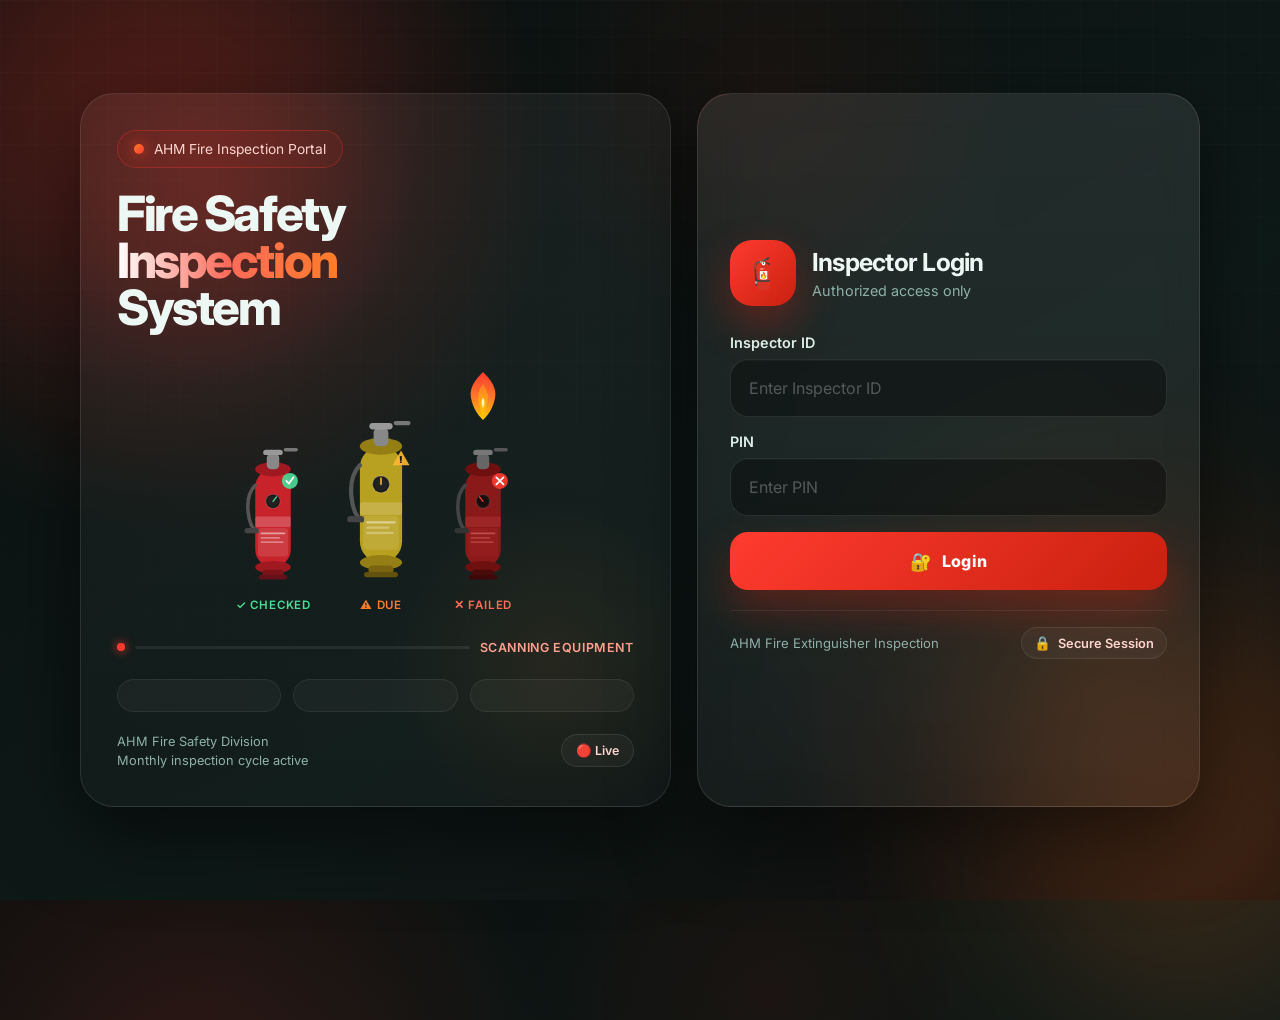
<file: inspect.html>
<!DOCTYPE html>
<html lang="en">
<head>
  <meta charset="UTF-8">
  <meta name="viewport" content="width=device-width,initial-scale=1">
  <title>Fire Extinguisher Inspection</title>
  <link rel="preconnect" href="https://fonts.googleapis.com">
  <link rel="preconnect" href="https://fonts.gstatic.com" crossorigin>
  <link href="https://fonts.googleapis.com/css2?family=Inter:wght@400;500;600;700;800&display=swap" rel="stylesheet">
  <link rel="stylesheet" href="assets/styles.css">
</head>
<body>
  <div class="container">
    <div class="hero">
      <div class="brand">
        <div class="logo">🧯</div>
        <div>
          <h1>Monthly Fire Extinguisher Checklist</h1>
          <p>Scan QR → verify equipment → submit inspection</p>
        </div>
      </div>
      <div class="actions">
        <div id="userChip" class="tag">Not logged in</div>
        <a class="btn secondary" href="index.html">Dashboard</a>
        <button class="btn secondary" data-logout type="button">Logout</button>
      </div>
    </div>

    <div id="pageError" class="notice hidden"></div>

    <div class="grid grid-2">
      <div class="card panel">
        <div class="section-title"><h2>Equipment Details</h2></div>
        <div id="equipmentSummary"></div>
      </div>

      <div class="card panel">
        <div class="section-title"><h2>Inspection Info</h2></div>
        <div class="stat-line"><strong>Frequency</strong><span>Monthly</span></div>
        <div class="stat-line"><strong>Photo</strong><span>Optional</span></div>
        <div class="stat-line"><strong>Status</strong><span>Auto-calculated</span></div>
      </div>
    </div>

    <div class="card panel" style="margin-top:16px">
      <div class="section-title"><h2>Inspection Form</h2></div>
      <div id="formNotice" class="notice hidden"></div>

      <form id="inspectionForm">
        <div class="grid grid-3">
          <div class="field">
            <label>Equipment ID</label>
            <input name="equipmentId" readonly required>
          </div>
          <div class="field">
            <label>Location</label>
            <input name="location" readonly>
          </div>
          <div class="field">
            <label>Department</label>
            <input name="department" readonly>
          </div>
          <div class="field">
            <label>Inspection Date</label>
            <input name="inspectionDate" type="date" required>
          </div>
          <div class="field">
            <label>Inspector Name</label>
            <input name="inspectorName" readonly>
          </div>
          <div class="field">
            <label>Inspector ID</label>
            <input name="inspectorId" readonly>
          </div>
        </div>

        <div id="dynamicQuestionArea" class="grid grid-2" style="margin-top:16px"></div>

        <div class="grid grid-2" style="margin-top:16px">
          <div class="field">
            <label>Photo Upload</label>
            <div class="dropzone">
              <input type="file" accept="image/*" capture="environment" name="photo">
              <div class="small" style="margin-top:8px">Mobile camera opens automatically on supported phones.</div>
              <div id="photoPreview"></div>
            </div>
          </div>
        </div>

        <div class="actions" style="margin-top:18px">
          <button type="submit">Submit Inspection</button>
          <button type="reset" class="btn secondary">Reset Form</button>
        </div>
      </form>
    </div>
  </div>

  <script src="assets/config.js"></script>
  <script src="assets/app.js"></script>
</body>
</html>
</file>
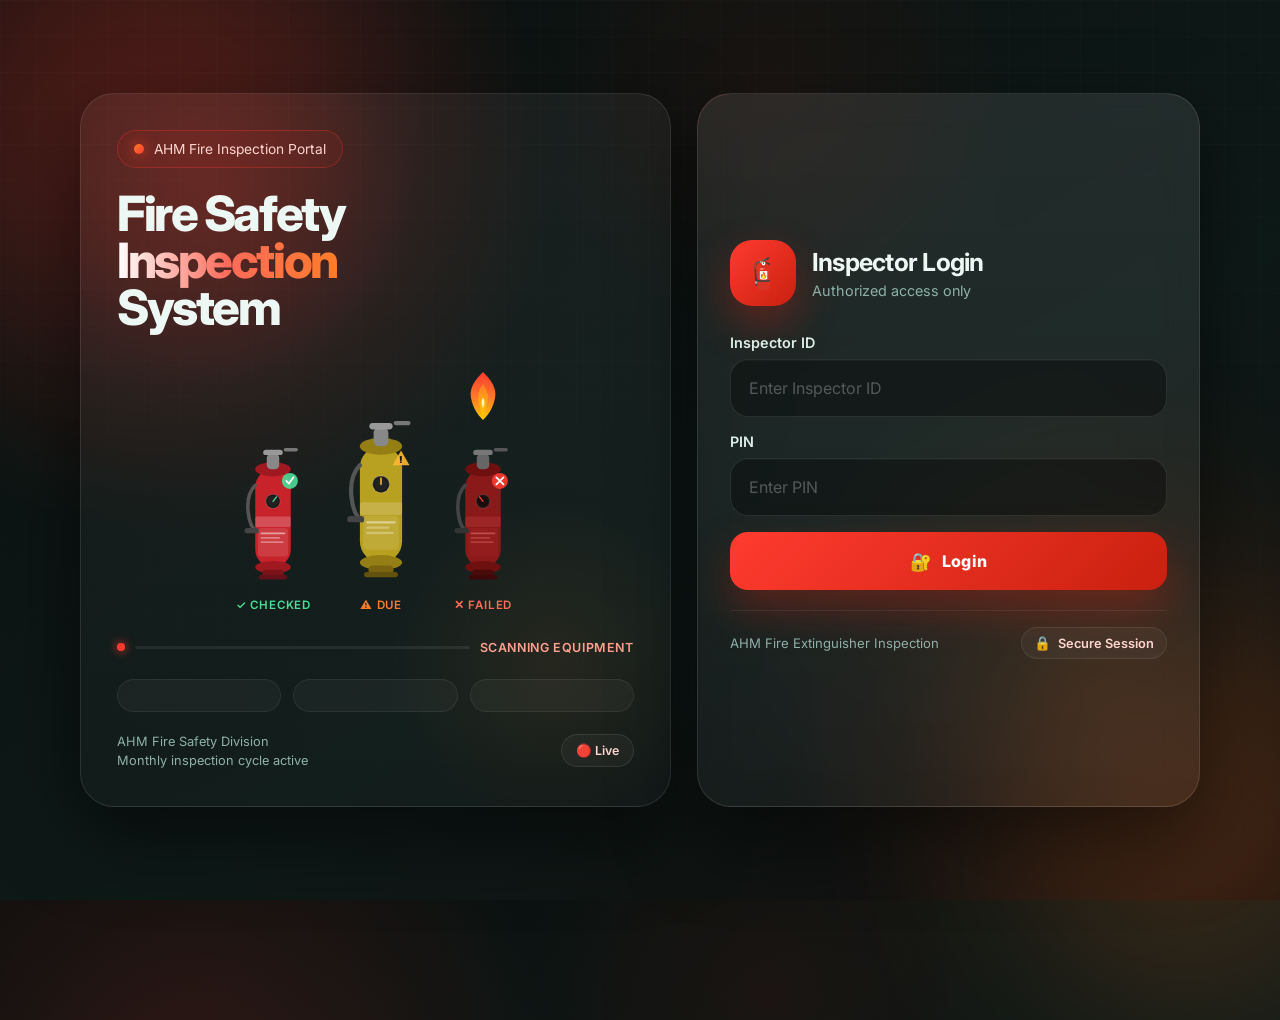
<file: login.html>
<!DOCTYPE html>
<html lang="en">
<head>
  <meta charset="UTF-8" />
  <meta name="viewport" content="width=device-width, initial-scale=1.0" />
  <title>Inspector Login</title>

  <link rel="preconnect" href="https://fonts.googleapis.com">
  <link rel="preconnect" href="https://fonts.gstatic.com" crossorigin>
  <link href="https://fonts.googleapis.com/css2?family=Inter:wght@400;500;600;700;800&display=swap" rel="stylesheet">

  <style>
    :root{
      --bg:#0a0f0e;
      --bg2:#0e1a18;
      --panel:rgba(255,255,255,.07);
      --line:rgba(255,255,255,.10);
      --text:#edf8f4;
      --muted:#8fb0a8;
      --red:#ff3b2f;
      --red2:#c9200f;
      --red3:#ff6b5b;
      --orange:#ff7c2a;
      --orange2:#e85b00;
      --silver:#c8d8d4;
      --dark-green:#0e2420;
      --shadow:0 30px 80px rgba(0,0,0,.55);
    }

    *{ box-sizing:border-box; }
    html,body{ height:100%; margin:0; }

    body{
      font-family: Inter, 'Segoe UI', Arial, sans-serif;
      color: var(--text);
      background:
        radial-gradient(circle at 15% 20%, rgba(255,59,47,.14), transparent 28%),
        radial-gradient(circle at 85% 75%, rgba(255,124,42,.10), transparent 25%),
        radial-gradient(circle at 60% 10%, rgba(200,15,0,.08), transparent 22%),
        linear-gradient(150deg, #0a0f0e 0%, #0e1a18 60%, #120d0d 100%);
      overflow: hidden;
      position: relative;
    }

    /* ── animated heat-glow orbs ── */
    body::before, body::after {
      content: "";
      position: absolute;
      border-radius: 50%;
      filter: blur(100px);
      opacity: .18;
      pointer-events: none;
      animation: heatFloat 9s ease-in-out infinite;
    }
    body::before {
      width: 480px; height: 480px;
      top: -140px; left: -100px;
      background: var(--red);
    }
    body::after {
      width: 380px; height: 380px;
      right: -100px; bottom: -120px;
      background: var(--orange);
      animation-delay: 3s;
    }
    @keyframes heatFloat {
      0%,100%{ transform:translate(0,0); }
      50%{ transform:translate(18px,16px); }
    }

    /* ── subtle grid ── */
    .grid-overlay {
      position: absolute; inset: 0;
      background-image:
        linear-gradient(rgba(255,255,255,.025) 1px, transparent 1px),
        linear-gradient(90deg, rgba(255,255,255,.025) 1px, transparent 1px);
      background-size: 36px 36px;
      mask-image: linear-gradient(to bottom, rgba(0,0,0,.7), rgba(0,0,0,.1));
      pointer-events: none;
    }

    .stage {
      position: relative; z-index: 1;
      min-height: 100%;
      display: grid;
      place-items: center;
      padding: 24px;
    }

    .shell {
      width: min(1120px, 100%);
      display: grid;
      grid-template-columns: 1.08fr .92fr;
      gap: 26px;
      align-items: stretch;
    }

    /* ═══════════════════════════════
       LEFT VISUAL PANEL
    ═══════════════════════════════ */
    .visual {
      position: relative; overflow: hidden;
      border: 1px solid var(--line);
      border-radius: 34px;
      background: linear-gradient(180deg, rgba(255,255,255,.05), rgba(255,255,255,.02));
      box-shadow: var(--shadow);
      min-height: 650px;
    }
    .visual::before {
      content: "";
      position: absolute; inset: 0;
      background:
        radial-gradient(circle at 25% 15%, rgba(255,59,47,.10), transparent 25%),
        radial-gradient(circle at 80% 80%, rgba(255,124,42,.08), transparent 22%);
      pointer-events: none;
    }

    .visual-inner {
      position: relative; height: 100%;
      padding: 36px;
      display: flex; flex-direction: column;
      justify-content: space-between;
    }

    /* brand chip */
    .brand-chip {
      display: inline-flex; align-items: center; gap: 10px;
      width: max-content;
      padding: 10px 16px;
      border-radius: 999px;
      border: 1px solid rgba(255,59,47,.3);
      background: rgba(255,59,47,.08);
      backdrop-filter: blur(12px);
      font-size: .86rem; color: #ffd5d0;
    }
    .brand-dot {
      width: 10px; height: 10px; border-radius: 50%;
      background: linear-gradient(135deg, var(--orange), var(--red));
      box-shadow: 0 0 14px rgba(255,59,47,.9);
      animation: pulse 2.1s infinite;
    }
    @keyframes pulse {
      0%,100%{ transform:scale(1); opacity:1; }
      50%{ transform:scale(1.35); opacity:.6; }
    }

    /* headline */
    .headline { max-width: 540px; margin-top: 22px; }
    .headline h1 {
      margin: 0;
      font-size: clamp(2.4rem, 3.8vw, 4.2rem);
      line-height: .97; letter-spacing: -.05em; font-weight: 800;
    }
    .headline .accent {
      background: linear-gradient(90deg, #ffffff, var(--red3), var(--orange));
      -webkit-background-clip: text; -webkit-text-fill-color: transparent;
      background-clip: text;
    }

    /* ── FIRE EXTINGUISHER SVG SCENE ── */
    .fire-scene {
      margin-top: 28px;
      display: flex;
      align-items: flex-end;
      justify-content: center;
      gap: 32px;
      padding: 10px 0 0;
    }

    /* Single extinguisher */
    .ext-wrap {
      display: flex;
      flex-direction: column;
      align-items: center;
      gap: 6px;
    }
    .ext-label {
      font-size: .72rem;
      font-weight: 600;
      letter-spacing: .07em;
      text-transform: uppercase;
      color: var(--muted);
    }
    .ext-label.ok  { color: #4ddd98; }
    .ext-label.due { color: var(--orange); }
    .ext-label.fail{ color: var(--red3); }

    /* SVG extinguisher inline — drawn via CSS */
    .ext {
      width: 64px; /* scale handle */
      position: relative;
    }
    .ext svg { display: block; width: 100%; height: auto; }

    /* flame animation above the failed one */
    .flame-wrap {
      display: flex; justify-content: center;
      margin-bottom: 4px;
      animation: flame-sway 1.4s ease-in-out infinite alternate;
    }
    @keyframes flame-sway {
      from { transform: translateX(-3px) scaleY(.95); }
      to   { transform: translateX(3px)  scaleY(1.05); }
    }

    /* scan-line row */
    .scan-row {
      display: flex; align-items: center; gap: 10px;
      margin-top: 28px;
    }
    .scan-dot {
      width: 8px; height: 8px; border-radius: 50%;
      background: var(--red); box-shadow: 0 0 10px var(--red);
      animation: pulse 1.5s infinite;
    }
    .scan-line-bg {
      flex: 1; height: 3px; border-radius: 3px;
      background: rgba(255,255,255,.07);
      position: relative; overflow: hidden;
    }
    .scan-line-bg::after {
      content: "";
      position: absolute; top: 0; left: -40%; width: 40%; height: 100%;
      background: linear-gradient(90deg, transparent, var(--red3), transparent);
      animation: scan-move 2s linear infinite;
    }
    @keyframes scan-move {
      to { left: 140%; }
    }
    .scan-text {
      font-size: .78rem; font-weight: 600; color: #ffa090;
      letter-spacing: .05em; text-transform: uppercase;
    }

    /* status mini-cards row */
    .status-row {
      display: grid;
      grid-template-columns: repeat(3, 1fr);
      gap: 12px;
      margin-top: 24px;
    }
    .status-mini {
      padding: 14px 12px;
      border-radius: 18px;
      border: 1px solid rgba(255,255,255,.07);
      background: rgba(255,255,255,.04);
      backdrop-filter: blur(12px);
      text-align: center;
    }
    .status-mini .sn { font-size: 1.5rem; font-weight: 800; letter-spacing: -.04em; }
    .status-mini .sl { font-size: .7rem; font-weight: 600; color: var(--muted); letter-spacing: .06em; text-transform: uppercase; margin-top: 3px; }
    .status-mini.ok  .sn { color: #4ddd98; text-shadow: 0 0 14px rgba(77,221,152,.5); }
    .status-mini.due .sn { color: var(--orange); text-shadow: 0 0 14px rgba(255,124,42,.5); }
    .status-mini.fail .sn{ color: var(--red3); text-shadow: 0 0 14px rgba(255,107,91,.5); }

    /* bottom tagline */
    .visual-footer {
      display: flex; align-items: center; justify-content: space-between;
      margin-top: 20px;
    }
    .vf-text {
      font-size: .8rem; color: var(--muted); line-height: 1.5;
    }
    .vf-badge {
      display: inline-flex; align-items: center; gap: 7px;
      padding: 8px 14px; border-radius: 999px;
      border: 1px solid rgba(255,255,255,.09);
      background: rgba(255,255,255,.04);
      font-size: .78rem; font-weight: 600; color: #ffd5d0;
    }

    /* ═══════════════════════════════
       RIGHT LOGIN PANEL
    ═══════════════════════════════ */
    .login-panel {
      position: relative; overflow: hidden;
      border-radius: 34px;
      border: 1px solid var(--line);
      background: linear-gradient(180deg, rgba(255,255,255,.09), rgba(255,255,255,.04));
      backdrop-filter: blur(18px);
      box-shadow: var(--shadow);
      padding: 36px 32px;
      display: flex; flex-direction: column; justify-content: center;
    }
    /* gradient border highlight */
    .login-panel::before {
      content: ""; position: absolute; inset: -1px;
      border-radius: 34px; padding: 1px;
      background: linear-gradient(145deg, rgba(255,59,47,.5), rgba(255,255,255,.02), rgba(255,124,42,.35));
      -webkit-mask: linear-gradient(#000 0 0) content-box, linear-gradient(#000 0 0);
      -webkit-mask-composite: xor; mask-composite: exclude;
      pointer-events: none;
    }

    .top {
      display: flex; align-items: center; gap: 16px;
      margin-bottom: 28px;
    }
    .logo {
      width: 66px; height: 66px; border-radius: 22px;
      display: grid; place-items: center; font-size: 1.9rem;
      background: linear-gradient(135deg, var(--red), var(--red2));
      box-shadow: 0 18px 40px rgba(200,32,15,.38);
      flex: 0 0 auto;
    }
    .top h2 { margin:0; font-size:1.55rem; letter-spacing:-.03em; font-weight:700; }
    .top p  { margin:5px 0 0; color:var(--muted); font-size:.9rem; }

    .notice {
      display: none;
      margin-bottom: 16px; padding: 13px 14px;
      border-radius: 14px;
      border: 1px solid rgba(255,100,100,.35);
      background: rgba(255,80,80,.08);
      color: #ffd8d8; font-size: .9rem;
    }

    .field { margin-bottom: 16px; }
    .field label {
      display: block; margin-bottom: 8px;
      font-size: .9rem; font-weight: 600; color: #dceee8;
    }
    .input-wrap { position: relative; }
    .input-wrap input {
      width: 100%; height: 58px;
      border-radius: 18px; border: 1px solid var(--line);
      padding: 0 18px;
      background: rgba(0,0,0,.35);
      color: var(--text); font: inherit; outline: none;
      transition: .2s ease;
      box-shadow: inset 0 1px 0 rgba(255,255,255,.03);
    }
    .input-wrap input::placeholder { color: rgba(255,255,255,.28); }
    .input-wrap input:focus {
      border-color: rgba(255,90,60,.55);
      box-shadow: 0 0 0 4px rgba(255,59,47,.10), inset 0 1px 0 rgba(255,255,255,.03);
      transform: translateY(-1px);
    }

    .submit-btn {
      width: 100%; height: 58px; margin-top: 10px;
      border: none; border-radius: 18px; cursor: pointer;
      font: inherit; font-weight: 800; color: #fff;
      letter-spacing: .01em;
      background: linear-gradient(135deg, var(--red), var(--red2));
      box-shadow: 0 20px 42px rgba(200,32,15,.35);
      transition: .22s ease;
      display: flex; align-items: center; justify-content: center; gap: 10px;
    }
    .submit-btn:hover {
      transform: translateY(-2px);
      box-shadow: 0 26px 50px rgba(200,32,15,.42);
    }
    .btn-icon { font-size: 1.1rem; }

    .bottom-mark {
      margin-top: 20px; padding-top: 16px;
      border-top: 1px solid rgba(255,255,255,.07);
      display: flex; align-items: center; justify-content: space-between;
      gap: 12px; color: var(--muted); font-size: .82rem;
    }
    .secure-pill {
      display: inline-flex; align-items: center; gap: 7px;
      padding: 7px 12px; border-radius: 999px;
      border: 1px solid rgba(255,255,255,.08);
      background: rgba(255,255,255,.04);
      color: #ffd5d0; font-size: .8rem; font-weight: 600;
    }
    .secure-pill::before { content: "🔒"; font-size: .85rem; }

    /* ── responsive ── */
    @media (max-width:980px){
      body{ overflow:auto; }
      .shell{ grid-template-columns:1fr; }
      .visual{ min-height:auto; }
      .headline h1{ font-size:2.4rem; }
      .fire-scene{ gap:20px; }
      .ext{ width:52px; }
    }
    @media (max-width:640px){
      .stage{ padding:14px; }
      .visual-inner, .login-panel{ padding:22px 18px; }
      .fire-scene{ gap:14px; }
      .ext{ width:44px; }
    }
  </style>
</head>
<body>
  <div class="grid-overlay"></div>

  <div class="stage">
    <div class="shell">

      <!-- ═══════ LEFT VISUAL ═══════ -->
      <section class="visual">
        <div class="visual-inner">
          <div>
            <div class="brand-chip">
              <span class="brand-dot"></span>
              AHM Fire Inspection Portal
            </div>

            <div class="headline">
              <h1>Fire Safety<br><span class="accent">Inspection</span><br>System</h1>
            </div>

            <!-- ── FIRE EXTINGUISHER GRAPHIC SCENE ── -->
            <div class="fire-scene">

              <!-- Extinguisher 1 — OK/Checked -->
              <div class="ext-wrap">
                <div class="ext">
                  <svg viewBox="0 0 72 180" xmlns="http://www.w3.org/2000/svg">
                    <!-- Body -->
                    <rect x="16" y="42" width="40" height="110" rx="20" fill="#c8222a"/>
                    <!-- Top dome -->
                    <ellipse cx="36" cy="42" rx="20" ry="8" fill="#a01820"/>
                    <!-- Bottom cap -->
                    <ellipse cx="36" cy="152" rx="20" ry="7" fill="#a01820"/>
                    <!-- White band -->
                    <rect x="16" y="95" width="40" height="12" rx="2" fill="rgba(255,255,255,.2)"/>
                    <!-- Label area -->
                    <rect x="19" y="108" width="34" height="32" rx="4" fill="rgba(255,255,255,.12)"/>
                    <!-- Label text lines -->
                    <rect x="22" y="113" width="28" height="2" rx="1" fill="rgba(255,255,255,.5)"/>
                    <rect x="22" y="118" width="22" height="2" rx="1" fill="rgba(255,255,255,.35)"/>
                    <rect x="22" y="123" width="26" height="2" rx="1" fill="rgba(255,255,255,.35)"/>
                    <!-- Valve / head -->
                    <rect x="29" y="24" width="14" height="18" rx="5" fill="#888"/>
                    <rect x="25" y="20" width="22" height="6" rx="3" fill="#999"/>
                    <!-- Handle -->
                    <rect x="48" y="18" width="16" height="4" rx="2" fill="#777"/>
                    <!-- Hose -->
                    <path d="M16 60 Q6 70 8 90 Q10 108 18 112" stroke="#555" stroke-width="4" fill="none" stroke-linecap="round"/>
                    <!-- Nozzle -->
                    <rect x="4" y="108" width="16" height="6" rx="3" fill="#444"/>
                    <!-- Pressure gauge -->
                    <circle cx="36" cy="78" r="8" fill="#1a1a1a" stroke="rgba(255,255,255,.2)" stroke-width="1"/>
                    <circle cx="36" cy="78" r="6" fill="#222"/>
                    <!-- Gauge needle — pointing to green zone (OK) -->
                    <line x1="36" y1="78" x2="40" y2="73" stroke="#4ddd98" stroke-width="1.5" stroke-linecap="round"/>
                    <!-- Checkmark -->
                    <circle cx="55" cy="55" r="9" fill="#4ddd98" opacity=".9"/>
                    <polyline points="51,55 54,58 59,51" stroke="white" stroke-width="2" fill="none" stroke-linecap="round" stroke-linejoin="round"/>
                    <!-- Stand base -->
                    <rect x="24" y="155" width="24" height="8" rx="4" fill="#7a1218"/>
                    <rect x="20" y="161" width="32" height="5" rx="2.5" fill="#631018"/>
                  </svg>
                </div>
                <span class="ext-label ok">✓ Checked</span>
              </div>

              <!-- Extinguisher 2 — Due / Warning -->
              <div class="ext-wrap">
                <div class="ext" style="width:76px">
                  <svg viewBox="0 0 72 180" xmlns="http://www.w3.org/2000/svg">
                    <rect x="16" y="42" width="40" height="110" rx="20" fill="#b8a020"/>
                    <ellipse cx="36" cy="42" rx="20" ry="8" fill="#957e14"/>
                    <ellipse cx="36" cy="152" rx="20" ry="7" fill="#957e14"/>
                    <rect x="16" y="95" width="40" height="12" rx="2" fill="rgba(255,255,255,.18)"/>
                    <rect x="19" y="108" width="34" height="32" rx="4" fill="rgba(255,255,255,.1)"/>
                    <rect x="22" y="113" width="28" height="2" rx="1" fill="rgba(255,255,255,.45)"/>
                    <rect x="22" y="118" width="22" height="2" rx="1" fill="rgba(255,255,255,.3)"/>
                    <rect x="22" y="123" width="26" height="2" rx="1" fill="rgba(255,255,255,.3)"/>
                    <rect x="29" y="24" width="14" height="18" rx="5" fill="#888"/>
                    <rect x="25" y="20" width="22" height="6" rx="3" fill="#999"/>
                    <rect x="48" y="18" width="16" height="4" rx="2" fill="#777"/>
                    <path d="M16 60 Q6 70 8 90 Q10 108 18 112" stroke="#555" stroke-width="4" fill="none" stroke-linecap="round"/>
                    <rect x="4" y="108" width="16" height="6" rx="3" fill="#444"/>
                    <circle cx="36" cy="78" r="8" fill="#1a1a1a" stroke="rgba(255,255,255,.2)" stroke-width="1"/>
                    <circle cx="36" cy="78" r="6" fill="#222"/>
                    <!-- Gauge needle — mid/warning zone -->
                    <line x1="36" y1="78" x2="36" y2="72" stroke="#ffb830" stroke-width="1.5" stroke-linecap="round"/>
                    <!-- Warning badge -->
                    <polygon points="55,46 63,60 47,60" fill="#ffb830" opacity=".9"/>
                    <text x="55" y="58" text-anchor="middle" font-size="9" font-weight="900" fill="#1a1200">!</text>
                    <rect x="24" y="155" width="24" height="8" rx="4" fill="#7a6410"/>
                    <rect x="20" y="161" width="32" height="5" rx="2.5" fill="#63520d"/>
                  </svg>
                </div>
                <span class="ext-label due">⚠ Due</span>
              </div>

              <!-- Extinguisher 3 — Failed / with flame -->
              <div class="ext-wrap">
                <!-- flame above -->
                <div class="flame-wrap">
                  <svg width="40" height="52" viewBox="0 0 40 52" xmlns="http://www.w3.org/2000/svg">
                    <!-- outer flame -->
                    <path d="M20 2 C12 10 6 18 8 28 C10 38 14 44 20 50 C26 44 30 38 32 28 C34 18 28 10 20 2Z" fill="url(#flameGrad1)"/>
                    <!-- inner flame -->
                    <path d="M20 14 C16 20 14 26 16 34 C17 38 18.5 42 20 46 C21.5 42 23 38 24 34 C26 26 24 20 20 14Z" fill="url(#flameGrad2)"/>
                    <!-- core -->
                    <path d="M20 28 C18 30 18 34 20 38 C22 34 22 30 20 28Z" fill="#fff9c4" opacity=".9"/>
                    <defs>
                      <linearGradient id="flameGrad1" x1="0" y1="0" x2="0" y2="1">
                        <stop offset="0%" stop-color="#ff3b2f"/>
                        <stop offset="55%" stop-color="#ff7c2a"/>
                        <stop offset="100%" stop-color="#ffcc00"/>
                      </linearGradient>
                      <linearGradient id="flameGrad2" x1="0" y1="0" x2="0" y2="1">
                        <stop offset="0%" stop-color="#ff7c2a"/>
                        <stop offset="100%" stop-color="#ffcc00"/>
                      </linearGradient>
                    </defs>
                  </svg>
                </div>
                <div class="ext">
                  <svg viewBox="0 0 72 180" xmlns="http://www.w3.org/2000/svg">
                    <!-- body slightly darker/worn -->
                    <rect x="16" y="42" width="40" height="110" rx="20" fill="#8a1a1a"/>
                    <ellipse cx="36" cy="42" rx="20" ry="8" fill="#6e1010"/>
                    <ellipse cx="36" cy="152" rx="20" ry="7" fill="#6e1010"/>
                    <rect x="16" y="95" width="40" height="12" rx="2" fill="rgba(255,100,100,.15)"/>
                    <rect x="19" y="108" width="34" height="32" rx="4" fill="rgba(255,80,80,.08)"/>
                    <rect x="22" y="113" width="28" height="2" rx="1" fill="rgba(255,150,150,.4)"/>
                    <rect x="22" y="118" width="22" height="2" rx="1" fill="rgba(255,150,150,.28)"/>
                    <rect x="22" y="123" width="26" height="2" rx="1" fill="rgba(255,150,150,.28)"/>
                    <rect x="29" y="24" width="14" height="18" rx="5" fill="#666"/>
                    <rect x="25" y="20" width="22" height="6" rx="3" fill="#777"/>
                    <rect x="48" y="18" width="16" height="4" rx="2" fill="#555"/>
                    <path d="M16 60 Q6 70 8 90 Q10 108 18 112" stroke="#444" stroke-width="4" fill="none" stroke-linecap="round"/>
                    <rect x="4" y="108" width="16" height="6" rx="3" fill="#333"/>
                    <circle cx="36" cy="78" r="8" fill="#1a1a1a" stroke="rgba(255,100,100,.3)" stroke-width="1"/>
                    <circle cx="36" cy="78" r="6" fill="#1a0a0a"/>
                    <!-- Gauge needle — empty/red zone -->
                    <line x1="36" y1="78" x2="32" y2="73" stroke="#ff3b2f" stroke-width="1.5" stroke-linecap="round"/>
                    <!-- X badge -->
                    <circle cx="55" cy="55" r="9" fill="#ff3b2f" opacity=".9"/>
                    <line x1="51" y1="51" x2="59" y2="59" stroke="white" stroke-width="2" stroke-linecap="round"/>
                    <line x1="59" y1="51" x2="51" y2="59" stroke="white" stroke-width="2" stroke-linecap="round"/>
                    <rect x="24" y="155" width="24" height="8" rx="4" fill="#4a0a0a"/>
                    <rect x="20" y="161" width="32" height="5" rx="2.5" fill="#3d0808"/>
                  </svg>
                </div>
                <span class="ext-label fail">✕ Failed</span>
              </div>

            </div>
            <!-- end fire-scene -->

            <!-- scan line -->
            <div class="scan-row">
              <div class="scan-dot"></div>
              <div class="scan-line-bg"></div>
              <span class="scan-text">Scanning Equipment</span>
            </div>

            <!-- status mini cards -->
            <div class="status-row">
              <div class="status-mini ok">
                <div class="sn"></div>
                <div class="sl"></div>
              </div>
              <div class="status-mini due">
                <div class="sn"></div>
                <div class="sl"></div>
              </div>
              <div class="status-mini fail">
                <div class="sn"></div>
                <div class="sl"></div>
              </div>
            </div>

          </div><!-- /top block -->

          <div class="visual-footer">
            <div class="vf-text">
              AHM Fire Safety Division<br>
              Monthly inspection cycle active
            </div>
            <div class="vf-badge">🔴 Live</div>
          </div>
        </div>
      </section>

      <!-- ═══════ RIGHT LOGIN PANEL ═══════ -->
      <section class="login-panel">
        <div class="top">
          <div class="logo">🧯</div>
          <div>
            <h2>Inspector Login</h2>
            <p>Authorized access only</p>
          </div>
        </div>

        <div id="loginNotice" class="notice"></div>

        <form id="loginForm">
          <div class="field">
            <label for="inspectorId">Inspector ID</label>
            <div class="input-wrap">
              <input id="inspectorId" name="inspectorId" type="text"
                     placeholder="Enter Inspector ID" required autocomplete="off"/>
            </div>
          </div>

          <div class="field">
            <label for="pin">PIN</label>
            <div class="input-wrap">
              <input id="pin" name="pin" type="password"
                     placeholder="Enter PIN" required autocomplete="off"/>
            </div>
          </div>

          <button class="submit-btn" type="submit">
            <span class="btn-icon">🔐</span>
            Login
          </button>
        </form>

        <div class="bottom-mark">
          <span>AHM Fire Extinguisher Inspection</span>
          <span class="secure-pill">Secure Session</span>
        </div>
      </section>

    </div>
  </div>

  <script src="assets/config.js"></script>
  <script src="assets/app.js"></script>
  <script>
    const loginNotice = document.getElementById("loginNotice");
    const observer = new MutationObserver(() => {
      if (loginNotice.textContent.trim() !== "") {
        loginNotice.style.display = "block";
      }
    });
    observer.observe(loginNotice, { childList: true, subtree: true });
  </script>
</body>
</html>
</file>
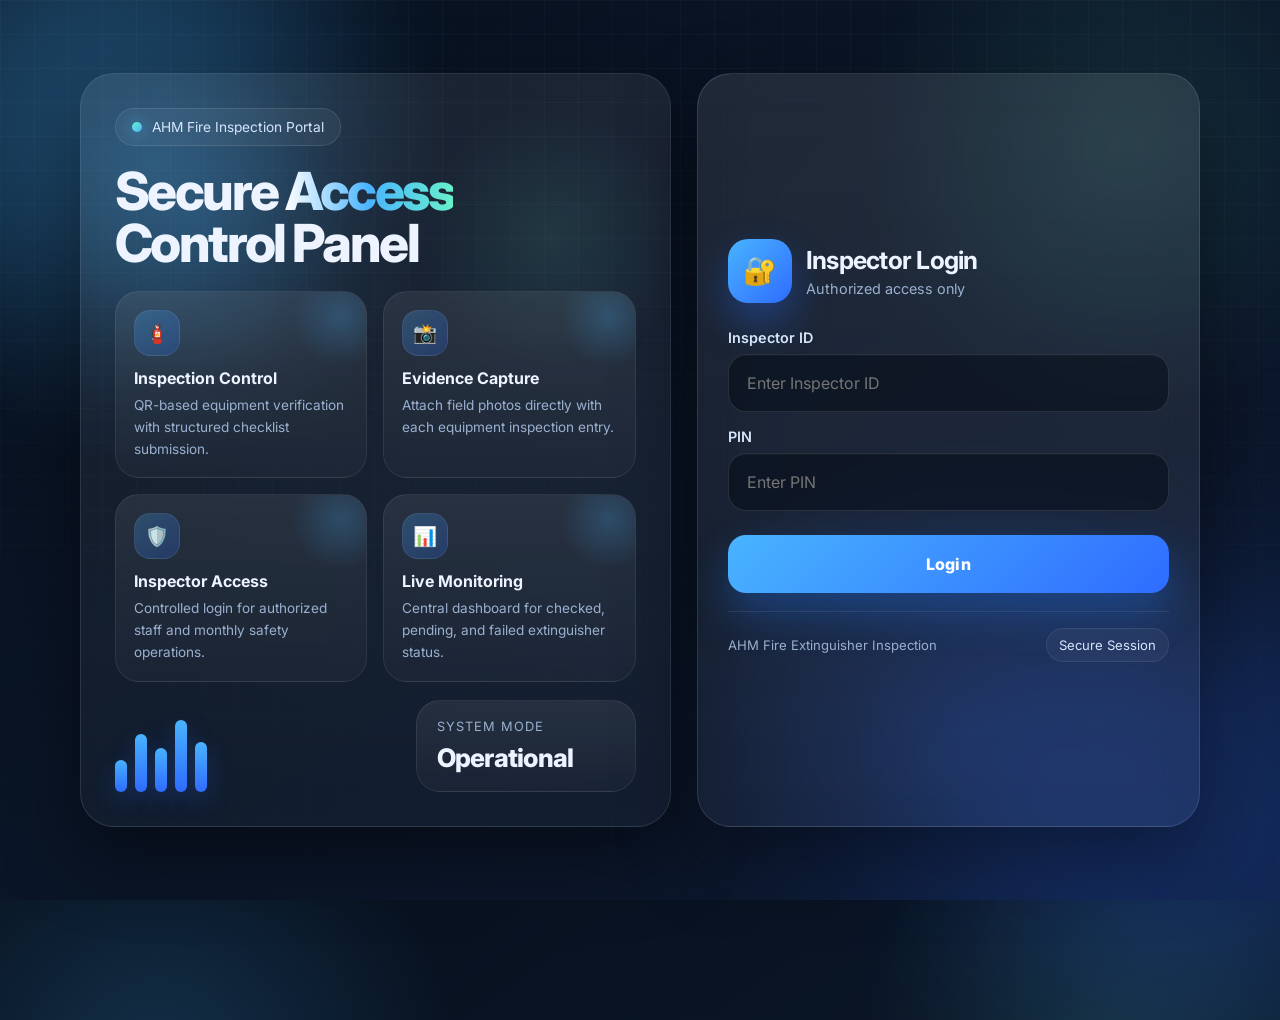
<file: login1.html>
<!DOCTYPE html>
<html lang="en">
<head>
  <meta charset="UTF-8" />
  <meta name="viewport" content="width=device-width, initial-scale=1.0" />
  <title>Inspector Login</title>

  <link rel="preconnect" href="https://fonts.googleapis.com">
  <link rel="preconnect" href="https://fonts.gstatic.com" crossorigin>
  <link href="https://fonts.googleapis.com/css2?family=Inter:wght@400;500;600;700;800&display=swap" rel="stylesheet">

  <style>
    :root{
      --bg:#07111e;
      --bg2:#0d1930;
      --panel:rgba(255,255,255,.08);
      --panel-2:rgba(255,255,255,.05);
      --line:rgba(255,255,255,.11);
      --text:#edf4ff;
      --muted:#9bb0cf;
      --accent:#49b4ff;
      --accent2:#2f6cff;
      --accent3:#67f0cb;
      --danger:#ff8d8d;
      --shadow:0 30px 80px rgba(0,0,0,.45);
    }

    *{box-sizing:border-box}
    html,body{height:100%}
    body{
      margin:0;
      font-family:Inter,Segoe UI,Arial,sans-serif;
      color:var(--text);
      background:
        radial-gradient(circle at 12% 18%, rgba(73,180,255,.18), transparent 22%),
        radial-gradient(circle at 88% 16%, rgba(103,240,203,.12), transparent 20%),
        radial-gradient(circle at 75% 82%, rgba(47,108,255,.20), transparent 24%),
        linear-gradient(145deg, var(--bg) 0%, var(--bg2) 100%);
      overflow:hidden;
      position:relative;
    }

    body::before,
    body::after{
      content:"";
      position:absolute;
      inset:auto;
      width:420px;
      height:420px;
      border-radius:50%;
      filter:blur(90px);
      opacity:.22;
      pointer-events:none;
      animation:floatGlow 10s ease-in-out infinite;
    }

    body::before{
      top:-120px;
      left:-120px;
      background:var(--accent);
    }

    body::after{
      right:-120px;
      bottom:-120px;
      background:var(--accent2);
      animation-delay:2.5s;
    }

    @keyframes floatGlow{
      0%,100%{transform:translate(0,0)}
      50%{transform:translate(20px,18px)}
    }

    .grid-overlay{
      position:absolute;
      inset:0;
      background-image:
        linear-gradient(rgba(255,255,255,.035) 1px, transparent 1px),
        linear-gradient(90deg, rgba(255,255,255,.035) 1px, transparent 1px);
      background-size:34px 34px;
      mask-image:linear-gradient(to bottom, rgba(0,0,0,.78), rgba(0,0,0,.15));
      pointer-events:none;
    }

    .stage{
      position:relative;
      z-index:1;
      min-height:100%;
      display:grid;
      place-items:center;
      padding:24px;
    }

    .shell{
      width:min(1120px, 100%);
      display:grid;
      grid-template-columns: 1.08fr .92fr;
      gap:26px;
      align-items:stretch;
    }

    .visual{
      position:relative;
      overflow:hidden;
      border:1px solid var(--line);
      border-radius:34px;
      background:
        linear-gradient(180deg, rgba(255,255,255,.06), rgba(255,255,255,.03));
      box-shadow:var(--shadow);
      min-height:650px;
    }

    .visual::before{
      content:"";
      position:absolute;
      inset:0;
      background:
        radial-gradient(circle at 20% 20%, rgba(73,180,255,.12), transparent 20%),
        radial-gradient(circle at 80% 22%, rgba(103,240,203,.10), transparent 18%),
        linear-gradient(180deg, rgba(255,255,255,.02), rgba(255,255,255,0));
      pointer-events:none;
    }

    .visual-inner{
      position:relative;
      height:100%;
      padding:34px;
      display:flex;
      flex-direction:column;
      justify-content:space-between;
    }

    .brand-chip{
      display:inline-flex;
      align-items:center;
      gap:10px;
      width:max-content;
      padding:10px 16px;
      border-radius:999px;
      border:1px solid var(--line);
      background:rgba(255,255,255,.05);
      backdrop-filter:blur(12px);
      font-size:.86rem;
      color:#d6e5ff;
    }

    .brand-dot{
      width:10px;
      height:10px;
      border-radius:50%;
      background:linear-gradient(135deg,var(--accent3),var(--accent));
      box-shadow:0 0 16px rgba(73,180,255,.8);
      animation:pulse 2.1s infinite;
    }

    @keyframes pulse{
      0%,100%{transform:scale(1);opacity:1}
      50%{transform:scale(1.3);opacity:.65}
    }

    .headline{
      max-width:560px;
      margin-top:20px;
    }

    .headline h1{
      margin:0;
      font-size:clamp(2.6rem,4.1vw,4.6rem);
      line-height:.98;
      letter-spacing:-.05em;
      font-weight:800;
    }

    .headline .accent{
      background:linear-gradient(90deg,#ffffff,var(--accent),var(--accent3));
      -webkit-background-clip:text;
      -webkit-text-fill-color:transparent;
      background-clip:text;
      color:transparent;
    }

    .visual-stack{
      display:grid;
      grid-template-columns:repeat(2,minmax(0,1fr));
      gap:16px;
      margin-top:22px;
    }

    .glass{
      position:relative;
      overflow:hidden;
      min-height:118px;
      border-radius:24px;
      border:1px solid rgba(255,255,255,.08);
      background:
        linear-gradient(180deg, rgba(255,255,255,.08), rgba(255,255,255,.03));
      backdrop-filter:blur(16px);
      padding:18px;
    }

    .glass::before{
      content:"";
      position:absolute;
      top:-25px;
      right:-25px;
      width:100px;
      height:100px;
      border-radius:50%;
      background:radial-gradient(circle, rgba(73,180,255,.22), transparent 70%);
    }

    .glass-icon{
      width:46px;
      height:46px;
      border-radius:16px;
      display:grid;
      place-items:center;
      font-size:1.2rem;
      background:linear-gradient(135deg, rgba(73,180,255,.24), rgba(47,108,255,.22));
      border:1px solid rgba(255,255,255,.08);
      margin-bottom:12px;
    }

    .glass strong{
      display:block;
      font-size:1rem;
      margin-bottom:6px;
    }

    .glass small{
      color:var(--muted);
      font-size:.85rem;
      line-height:1.45;
    }

    .signal{
      display:flex;
      justify-content:space-between;
      gap:16px;
      align-items:end;
      margin-top:18px;
    }

    .bars{
      display:flex;
      align-items:flex-end;
      gap:8px;
      height:82px;
    }

    .bar{
      width:12px;
      border-radius:999px;
      background:linear-gradient(180deg,var(--accent),var(--accent2));
      box-shadow:0 8px 24px rgba(54,121,255,.28);
      animation:bars 2.8s ease-in-out infinite;
    }

    .bar:nth-child(1){height:32px;animation-delay:.1s}
    .bar:nth-child(2){height:58px;animation-delay:.25s}
    .bar:nth-child(3){height:44px;animation-delay:.4s}
    .bar:nth-child(4){height:72px;animation-delay:.55s}
    .bar:nth-child(5){height:50px;animation-delay:.7s}

    @keyframes bars{
      0%,100%{transform:scaleY(.92);opacity:.88}
      50%{transform:scaleY(1.12);opacity:1}
    }

    .status-card{
      min-width:220px;
      padding:18px 20px;
      border-radius:24px;
      border:1px solid rgba(255,255,255,.08);
      background:linear-gradient(180deg, rgba(255,255,255,.08), rgba(255,255,255,.03));
      backdrop-filter:blur(14px);
    }

    .status-card .tiny{
      color:var(--muted);
      font-size:.8rem;
      letter-spacing:.08em;
      text-transform:uppercase;
      margin-bottom:8px;
    }

    .status-card .big{
      font-size:1.6rem;
      font-weight:800;
      letter-spacing:-.03em;
    }

    .login-panel{
      position:relative;
      overflow:hidden;
      border-radius:34px;
      border:1px solid var(--line);
      background:
        linear-gradient(180deg, rgba(255,255,255,.095), rgba(255,255,255,.045));
      backdrop-filter:blur(18px);
      box-shadow:var(--shadow);
      padding:34px 30px;
      display:flex;
      flex-direction:column;
      justify-content:center;
    }

    .login-panel::before{
      content:"";
      position:absolute;
      inset:-1px;
      border-radius:34px;
      padding:1px;
      background:linear-gradient(145deg, rgba(73,180,255,.48), rgba(255,255,255,.02), rgba(47,108,255,.38));
      -webkit-mask:
        linear-gradient(#000 0 0) content-box,
        linear-gradient(#000 0 0);
      -webkit-mask-composite:xor;
      mask-composite:exclude;
      pointer-events:none;
    }

    .top{
      display:flex;
      align-items:center;
      gap:14px;
      margin-bottom:26px;
    }

    .logo{
      width:64px;
      height:64px;
      border-radius:20px;
      display:grid;
      place-items:center;
      font-size:1.7rem;
      background:linear-gradient(135deg,var(--accent),var(--accent2));
      box-shadow:0 18px 38px rgba(42,113,255,.35);
      flex:0 0 auto;
    }

    .top h2{
      margin:0;
      font-size:1.55rem;
      letter-spacing:-.03em;
    }

    .top p{
      margin:5px 0 0;
      color:var(--muted);
      font-size:.9rem;
    }

    .notice{
      display:none;
      margin-bottom:16px;
      padding:13px 14px;
      border-radius:16px;
      border:1px solid rgba(255,141,141,.35);
      background:rgba(255,141,141,.08);
      color:#ffd8d8;
      font-size:.9rem;
    }

    .field{
      margin-bottom:16px;
    }

    .field label{
      display:block;
      margin-bottom:8px;
      font-size:.9rem;
      font-weight:600;
      color:#d8e6fb;
    }

    .input-wrap{
      position:relative;
    }

    .input-wrap input{
      width:100%;
      height:58px;
      border:none;
      outline:none;
      border-radius:18px;
      padding:0 18px;
      background:rgba(4,10,20,.48);
      border:1px solid var(--line);
      color:var(--text);
      font:inherit;
      transition:.2s ease;
      box-shadow:inset 0 1px 0 rgba(255,255,255,.03);
    }

    .input-wrap input:focus{
      border-color:rgba(73,180,255,.55);
      box-shadow:
        0 0 0 4px rgba(73,180,255,.10),
        inset 0 1px 0 rgba(255,255,255,.03);
      transform:translateY(-1px);
    }

    .submit-btn{
      width:100%;
      height:58px;
      margin-top:8px;
      border:none;
      border-radius:18px;
      cursor:pointer;
      font:inherit;
      font-weight:800;
      color:#fff;
      letter-spacing:.01em;
      background:linear-gradient(135deg,var(--accent),var(--accent2));
      box-shadow:0 20px 40px rgba(31,121,255,.30);
      transition:.22s ease;
    }

    .submit-btn:hover{
      transform:translateY(-1px);
      box-shadow:0 24px 46px rgba(31,121,255,.34);
    }

    .bottom-mark{
      margin-top:18px;
      padding-top:16px;
      border-top:1px solid rgba(255,255,255,.08);
      display:flex;
      align-items:center;
      justify-content:space-between;
      gap:12px;
      color:var(--muted);
      font-size:.82rem;
    }

    .secure-pill{
      display:inline-flex;
      align-items:center;
      gap:8px;
      padding:8px 12px;
      border-radius:999px;
      border:1px solid rgba(255,255,255,.08);
      background:rgba(255,255,255,.04);
      color:#d7e6ff;
    }

    @media (max-width:980px){
      body{overflow:auto}
      .shell{
        grid-template-columns:1fr;
      }
      .visual{
        min-height:420px;
      }
      .headline h1{
        font-size:2.5rem;
      }
      .visual-stack{
        grid-template-columns:1fr;
      }
    }

    @media (max-width:640px){
      .stage{padding:14px}
      .visual-inner,
      .login-panel{padding:22px}
      .signal{flex-direction:column;align-items:stretch}
      .status-card{min-width:unset}
    }
  </style>
</head>
<body>
  <div class="grid-overlay"></div>

  <div class="stage">
    <div class="shell">

      <section class="visual">
        <div class="visual-inner">
          <div>
            <div class="brand-chip">
              <span class="brand-dot"></span>
              AHM Fire Inspection Portal
            </div>

            <div class="headline">
              <h1>
                Secure <span class="accent">Access</span><br>
                Control Panel
              </h1>
            </div>

            <div class="visual-stack">
              <div class="glass">
                <div class="glass-icon">🧯</div>
                <strong>Inspection Control</strong>
                <small>QR-based equipment verification with structured checklist submission.</small>
              </div>

              <div class="glass">
                <div class="glass-icon">📸</div>
                <strong>Evidence Capture</strong>
                <small>Attach field photos directly with each equipment inspection entry.</small>
              </div>

              <div class="glass">
                <div class="glass-icon">🛡️</div>
                <strong>Inspector Access</strong>
                <small>Controlled login for authorized staff and monthly safety operations.</small>
              </div>

              <div class="glass">
                <div class="glass-icon">📊</div>
                <strong>Live Monitoring</strong>
                <small>Central dashboard for checked, pending, and failed extinguisher status.</small>
              </div>
            </div>
          </div>

          <div class="signal">
            <div class="bars">
              <div class="bar"></div>
              <div class="bar"></div>
              <div class="bar"></div>
              <div class="bar"></div>
              <div class="bar"></div>
            </div>

            <div class="status-card">
              <div class="tiny">System Mode</div>
              <div class="big">Operational</div>
            </div>
          </div>
        </div>
      </section>

      <section class="login-panel">
        <div class="top">
          <div class="logo">🔐</div>
          <div>
            <h2>Inspector Login</h2>
            <p>Authorized access only</p>
          </div>
        </div>

        <div id="loginNotice" class="notice"></div>

        <form id="loginForm">
          <div class="field">
            <label for="inspectorId">Inspector ID</label>
            <div class="input-wrap">
              <input id="inspectorId" name="inspectorId" type="text" placeholder="Enter Inspector ID" required />
            </div>
          </div>

          <div class="field">
            <label for="pin">PIN</label>
            <div class="input-wrap">
              <input id="pin" name="pin" type="password" placeholder="Enter PIN" required />
            </div>
          </div>

          <button class="submit-btn" type="submit">Login</button>
        </form>

        <div class="bottom-mark">
          <span>AHM Fire Extinguisher Inspection</span>
          <span class="secure-pill">Secure Session</span>
        </div>
      </section>

    </div>
  </div>

  <script src="assets/config.js"></script>
  <script src="assets/app.js"></script>
  <script>
    const loginNotice = document.getElementById("loginNotice");
    const observer = new MutationObserver(() => {
      if (loginNotice.textContent.trim() !== "") {
        loginNotice.style.display = "block";
      }
    });
    observer.observe(loginNotice, { childList: true, subtree: true });
  </script>
</body>
</html>
</file>
<file: assets/styles.css>
:root{
  --bg:#07111f;--line:rgba(255,255,255,.10);--text:#eaf2ff;--muted:#a6b8d7;
  --accent:#4db6ff;--danger:#ff7676;--warn:#ffd166;--ok:#7ee081;--shadow:0 20px 50px rgba(0,0,0,.35)
}
*{box-sizing:border-box}
html,body{margin:0;padding:0;font-family:Inter,Segoe UI,Arial,sans-serif;background:
radial-gradient(circle at top right, rgba(77,182,255,.18), transparent 28%),
radial-gradient(circle at top left, rgba(117,245,200,.10), transparent 24%),
linear-gradient(180deg,#07111f 0%,#0b1628 100%);color:var(--text)}
a{color:inherit}
.container{width:min(1100px,92vw);margin:0 auto;padding:22px 0 48px}
.hero{display:flex;gap:16px;align-items:center;justify-content:space-between;padding:16px 0 20px;flex-wrap:wrap}
.brand{display:flex;gap:14px;align-items:center}
.logo{width:52px;height:52px;border-radius:16px;background:linear-gradient(145deg,var(--accent),#2f6bff);display:grid;place-items:center;font-size:26px;box-shadow:var(--shadow)}
.hero h1{margin:0;font-size:1.35rem}.hero p{margin:.3rem 0 0;color:var(--muted);font-size:.94rem}
.tag{display:inline-flex;align-items:center;padding:.42rem .75rem;border:1px solid var(--line);border-radius:999px;background:rgba(255,255,255,.05);font-size:.85rem;color:var(--muted)}
.card{background:linear-gradient(180deg, rgba(255,255,255,.06), rgba(255,255,255,.03));backdrop-filter: blur(14px);border:1px solid var(--line);border-radius:24px;box-shadow:var(--shadow)}
.panel{padding:18px}.grid{display:grid;gap:16px}.grid-2{grid-template-columns:repeat(2,minmax(0,1fr))}.grid-3{grid-template-columns:repeat(3,minmax(0,1fr))}.grid-4{grid-template-columns:repeat(4,minmax(0,1fr))}
.kpi{padding:18px}.kpi .label{color:var(--muted);font-size:.86rem}.kpi .value{font-size:1.95rem;font-weight:800;margin-top:8px}
.section-title{display:flex;justify-content:space-between;align-items:center;margin-bottom:14px}.section-title h2{margin:0;font-size:1.06rem}
.field label{display:block;font-size:.88rem;color:var(--muted);margin:0 0 8px}
.field input,.field select,.field textarea{width:100%;padding:14px;border-radius:14px;border:1px solid var(--line);background:rgba(4,10,20,.45);color:var(--text);font:inherit;outline:none}
.field textarea{min-height:96px;resize:vertical}
.actions{display:flex;gap:10px;flex-wrap:wrap}
button,.btn{appearance:none;border:0;border-radius:14px;padding:13px 18px;font-weight:700;cursor:pointer;background:linear-gradient(135deg,var(--accent),#2f6bff);color:#fff;box-shadow:var(--shadow);text-decoration:none;display:inline-flex;align-items:center;justify-content:center}
.btn.secondary{background:rgba(255,255,255,.06);border:1px solid var(--line);color:var(--text);box-shadow:none}
.btn.good{background:linear-gradient(135deg,#39d98a,#15b36f)}
.table-wrap{overflow:auto}table{width:100%;border-collapse:collapse}th,td{padding:12px 10px;border-bottom:1px solid var(--line);text-align:left;font-size:.92rem;vertical-align:top}th{font-size:.8rem;color:#b8c8e8;text-transform:uppercase;letter-spacing:.05em}
.badge{display:inline-flex;padding:.35rem .6rem;border-radius:999px;font-size:.78rem;font-weight:700}.badge.ok{background:rgba(126,224,129,.14);color:var(--ok)}.badge.warn{background:rgba(255,209,102,.14);color:var(--warn)}.badge.danger{background:rgba(255,118,118,.14);color:var(--danger)}.badge.info{background:rgba(77,182,255,.14);color:var(--accent)}
.notice{padding:13px 14px;border-radius:16px;margin-bottom:14px;border:1px solid var(--line);background:rgba(255,255,255,.04)}.notice.error{border-color:rgba(255,118,118,.35);background:rgba(255,118,118,.08)}.notice.success{border-color:rgba(126,224,129,.35);background:rgba(126,224,129,.08)}.hidden{display:none!important}
.small{font-size:.86rem;color:var(--muted)}.stat-line{display:flex;justify-content:space-between;gap:12px;padding:8px 0;border-bottom:1px dashed var(--line)}
.dropzone{border:1px dashed rgba(255,255,255,.2);padding:14px;border-radius:14px;background:rgba(255,255,255,.03)}.preview{display:flex;gap:10px;align-items:center;margin-top:10px}.preview img{width:74px;height:74px;object-fit:cover;border-radius:12px;border:1px solid var(--line)}
.topbar{display:flex;justify-content:space-between;align-items:center;gap:12px;flex-wrap:wrap}.searchbar{display:flex;gap:10px;flex-wrap:wrap}.searchbar input,.searchbar select{min-width:180px}
@media (max-width:900px){.grid-4,.grid-3,.grid-2{grid-template-columns:1fr}.container{width:min(1100px,94vw)}}
</file>
